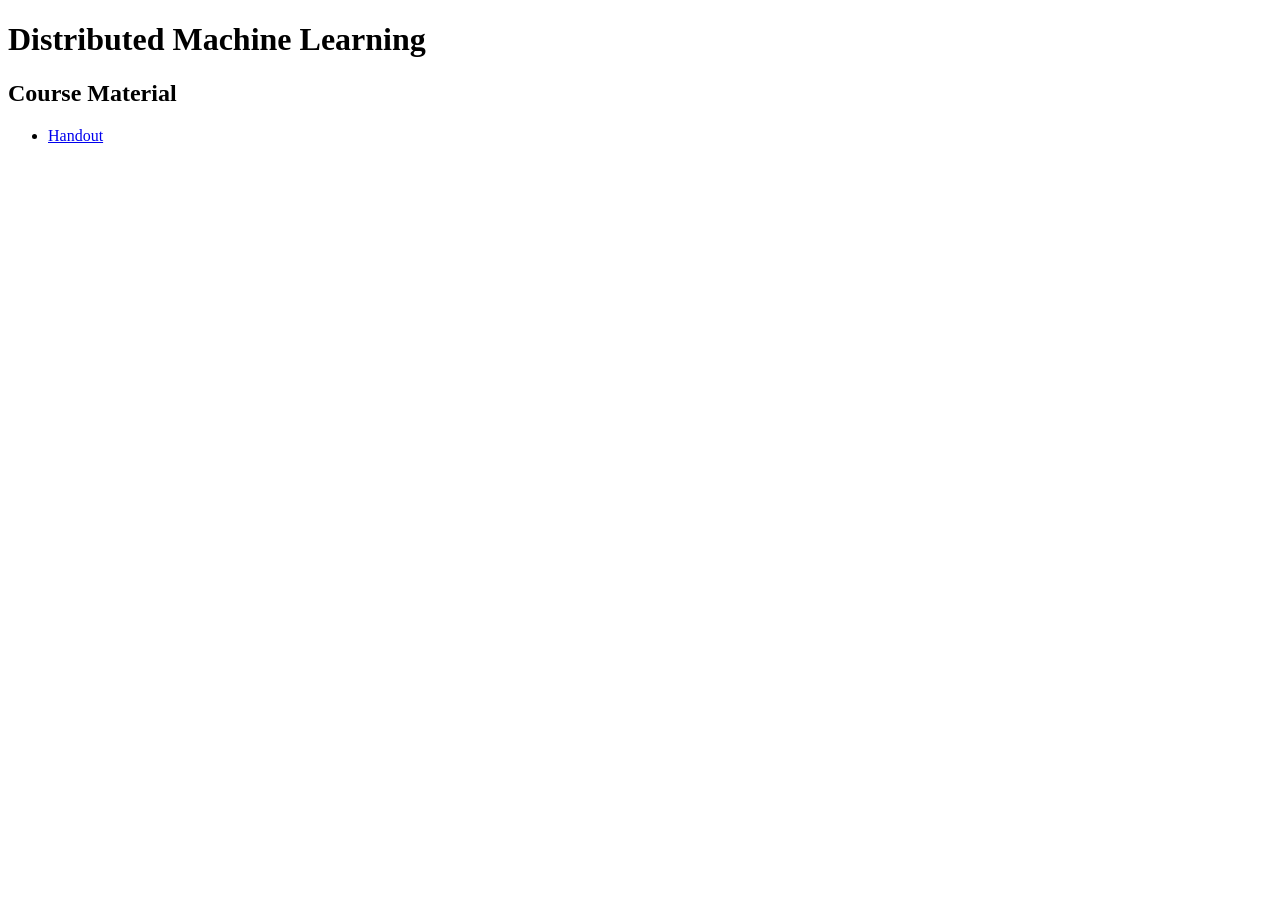
<file: Sem2/index.html>
<!DOCTYPE html>
<html>
<head>
<title>Distributed Machine Learning</title>
</head>

<body>

<h1>Distributed Machine Learning</h1>

<h2>Course Material</h2>

<ul>

<li>
<a href="Handout%20-%20DML.pdf" target="_blank">
Handout
</a>
</li>

</ul>

</body>
</html>
</file>
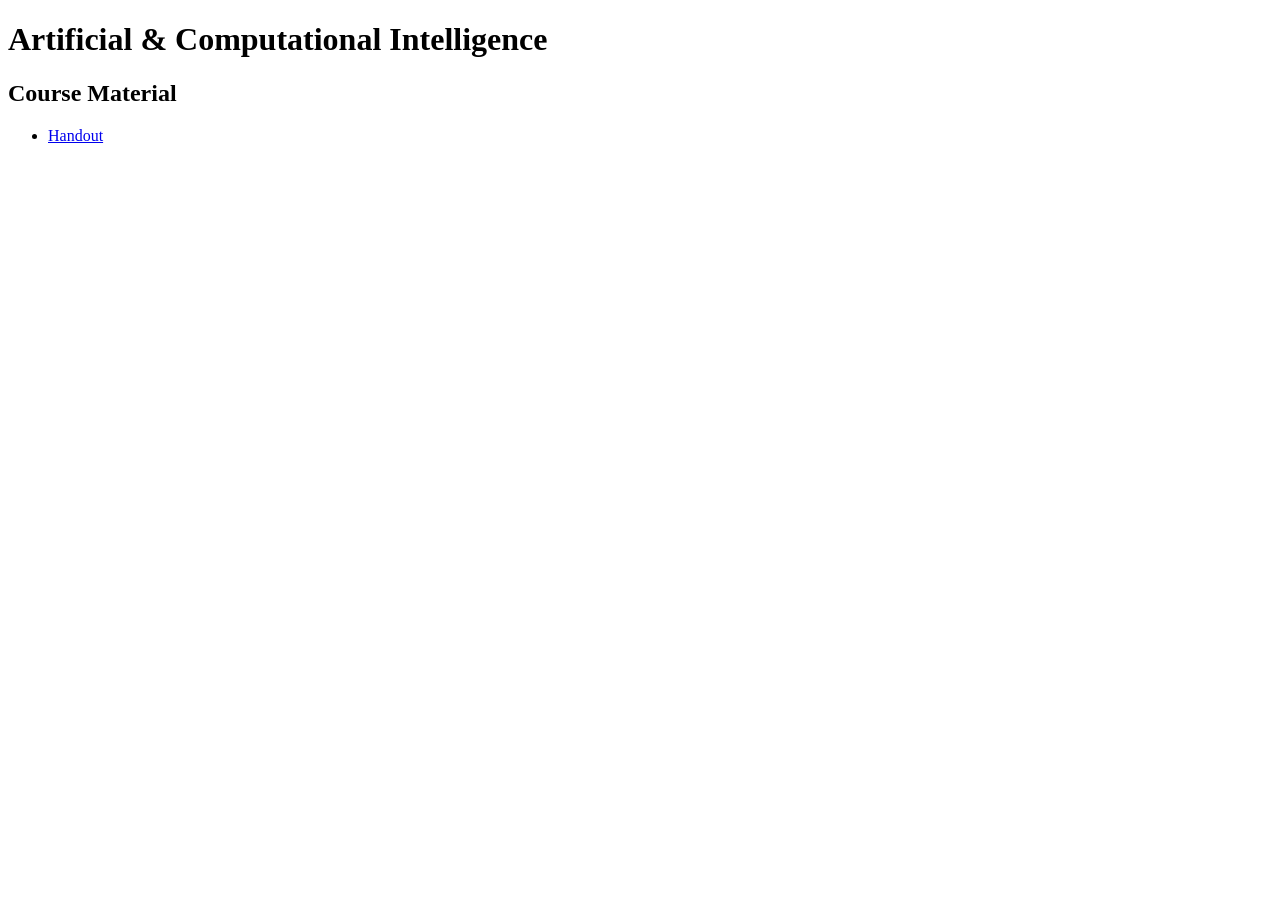
<file: Sem2/ACI/index.html>
<!DOCTYPE html>
<html>
<head>
<title>Artificial & Computational Intelligence</title>
</head>

<body>

<h1>Artificial & Computational Intelligence</h1>

<h2>Course Material</h2>

<ul>

<li>
<a href="Handout%20-%20ACI.pdf" target="_blank">
Handout
</a>
</li>

</ul>

</body>
</html>
</file>
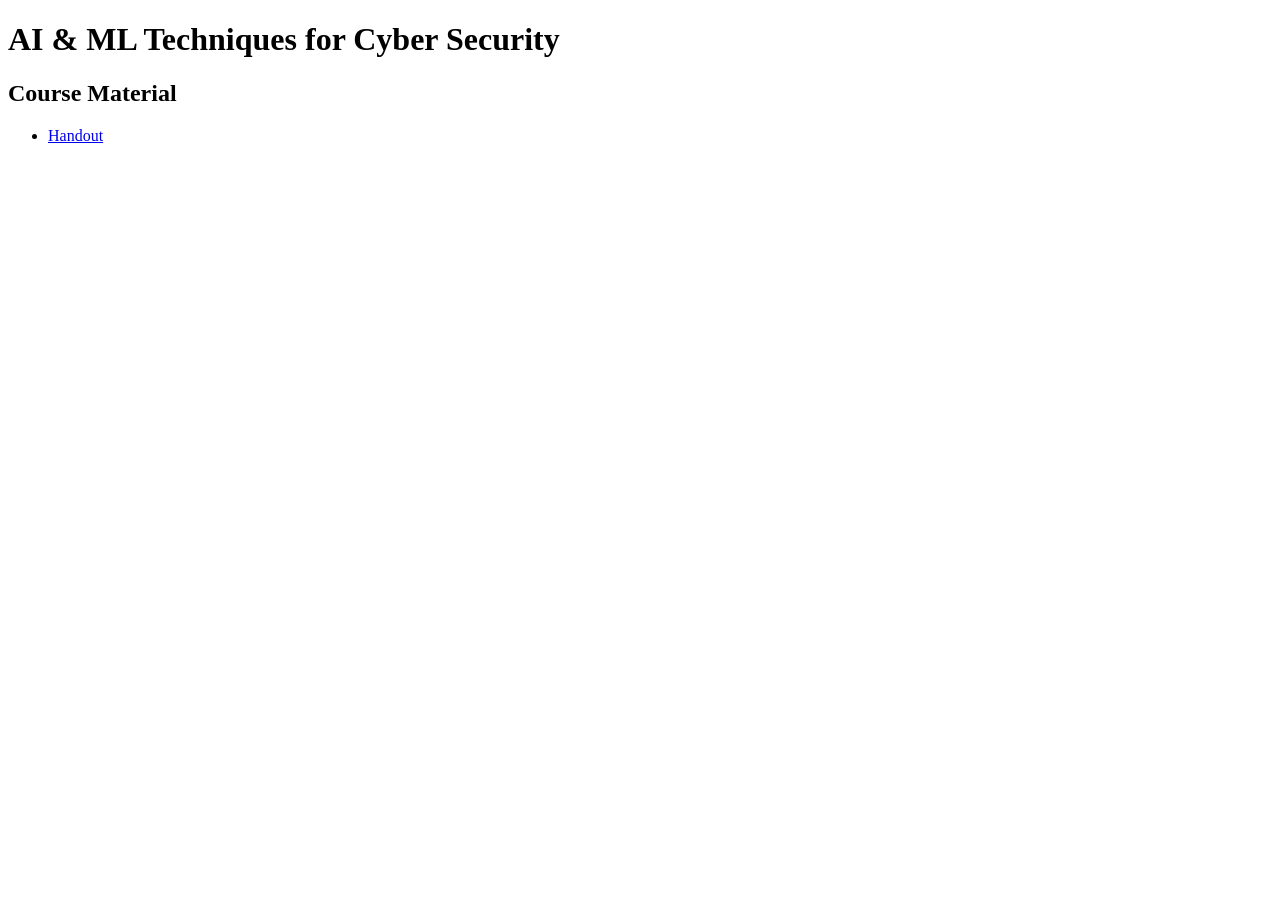
<file: Sem2/AI & ML Techniques for Cyber Security/index.html>
<!DOCTYPE html>
<html>
<head>
<title>AI & ML Techniques for Cyber Security</title>
</head>

<body>

<h1>AI & ML Techniques for Cyber Security</h1>

<h2>Course Material</h2>

<ul>

<li>
<a href="Handout%20-%20AI%20&%20ML%20Techniques%20for%20Cyber%20Security.pdf" target="_blank">
Handout
</a>
</li>

</ul>

</body>
</html>
</file>
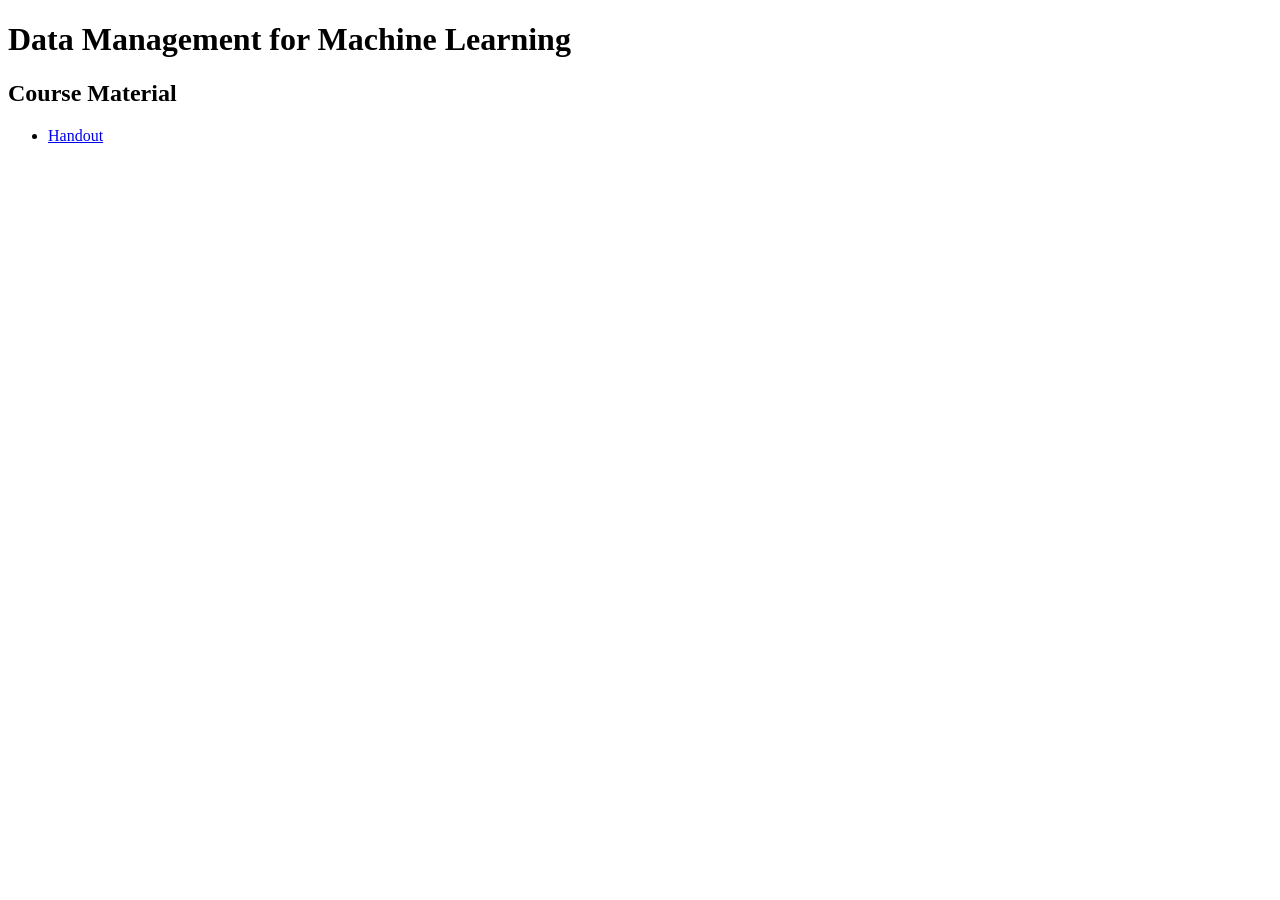
<file: Sem2/Data Management for ML/index.html>
<!DOCTYPE html>
<html>
<head>
<title>Data Management for Machine Learning</title>
</head>

<body>

<h1>Data Management for Machine Learning</h1>

<h2>Course Material</h2>

<ul>

<li>
<a href="Handout%20-%20Data%20Management%20for%20Machine%20Learning.pdf" target="_blank">
Handout
</a>
</li>

</ul>

</body>
</html>
</file>
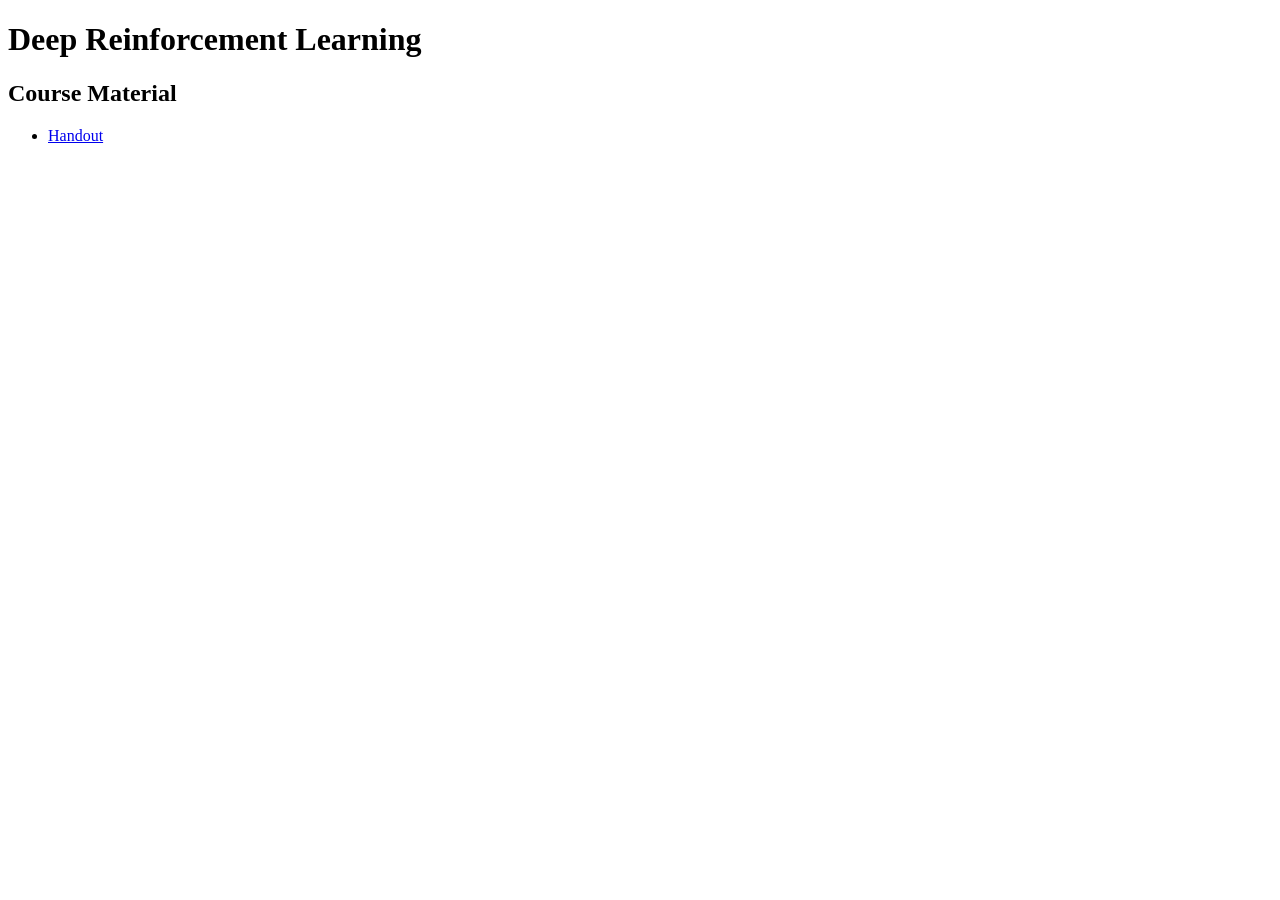
<file: Sem2/DRL/index.html>
<!DOCTYPE html>
<html>
<head>
<title>Deep Reinforcement Learning</title>
</head>

<body>

<h1>Deep Reinforcement Learning</h1>

<h2>Course Material</h2>

<ul>

<li>
<a href="Handout%20-%20DRL.pdf" target="_blank">
Handout
</a>
</li>

</ul>

</body>
</html>
</file>
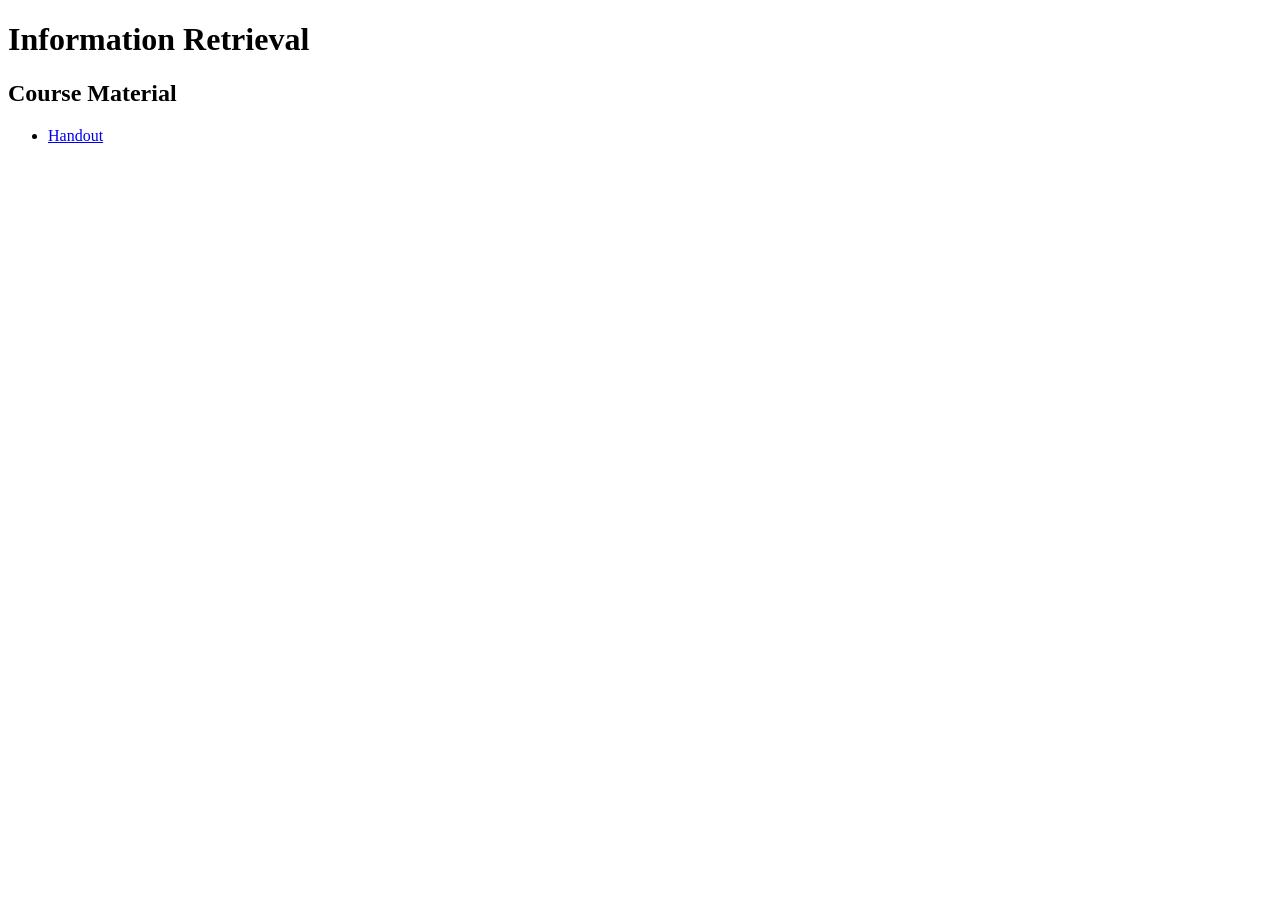
<file: Sem2/IR/index.html>
<!DOCTYPE html>
<html>
<head>
<title>Information Retrieval</title>
</head>

<body>

<h1>Information Retrieval</h1>

<h2>Course Material</h2>

<ul>

<li>
<a href="Handout%20-%20IR.pdf" target="_blank">
Handout
</a>
</li>

</ul>

</body>
</html>
</file>
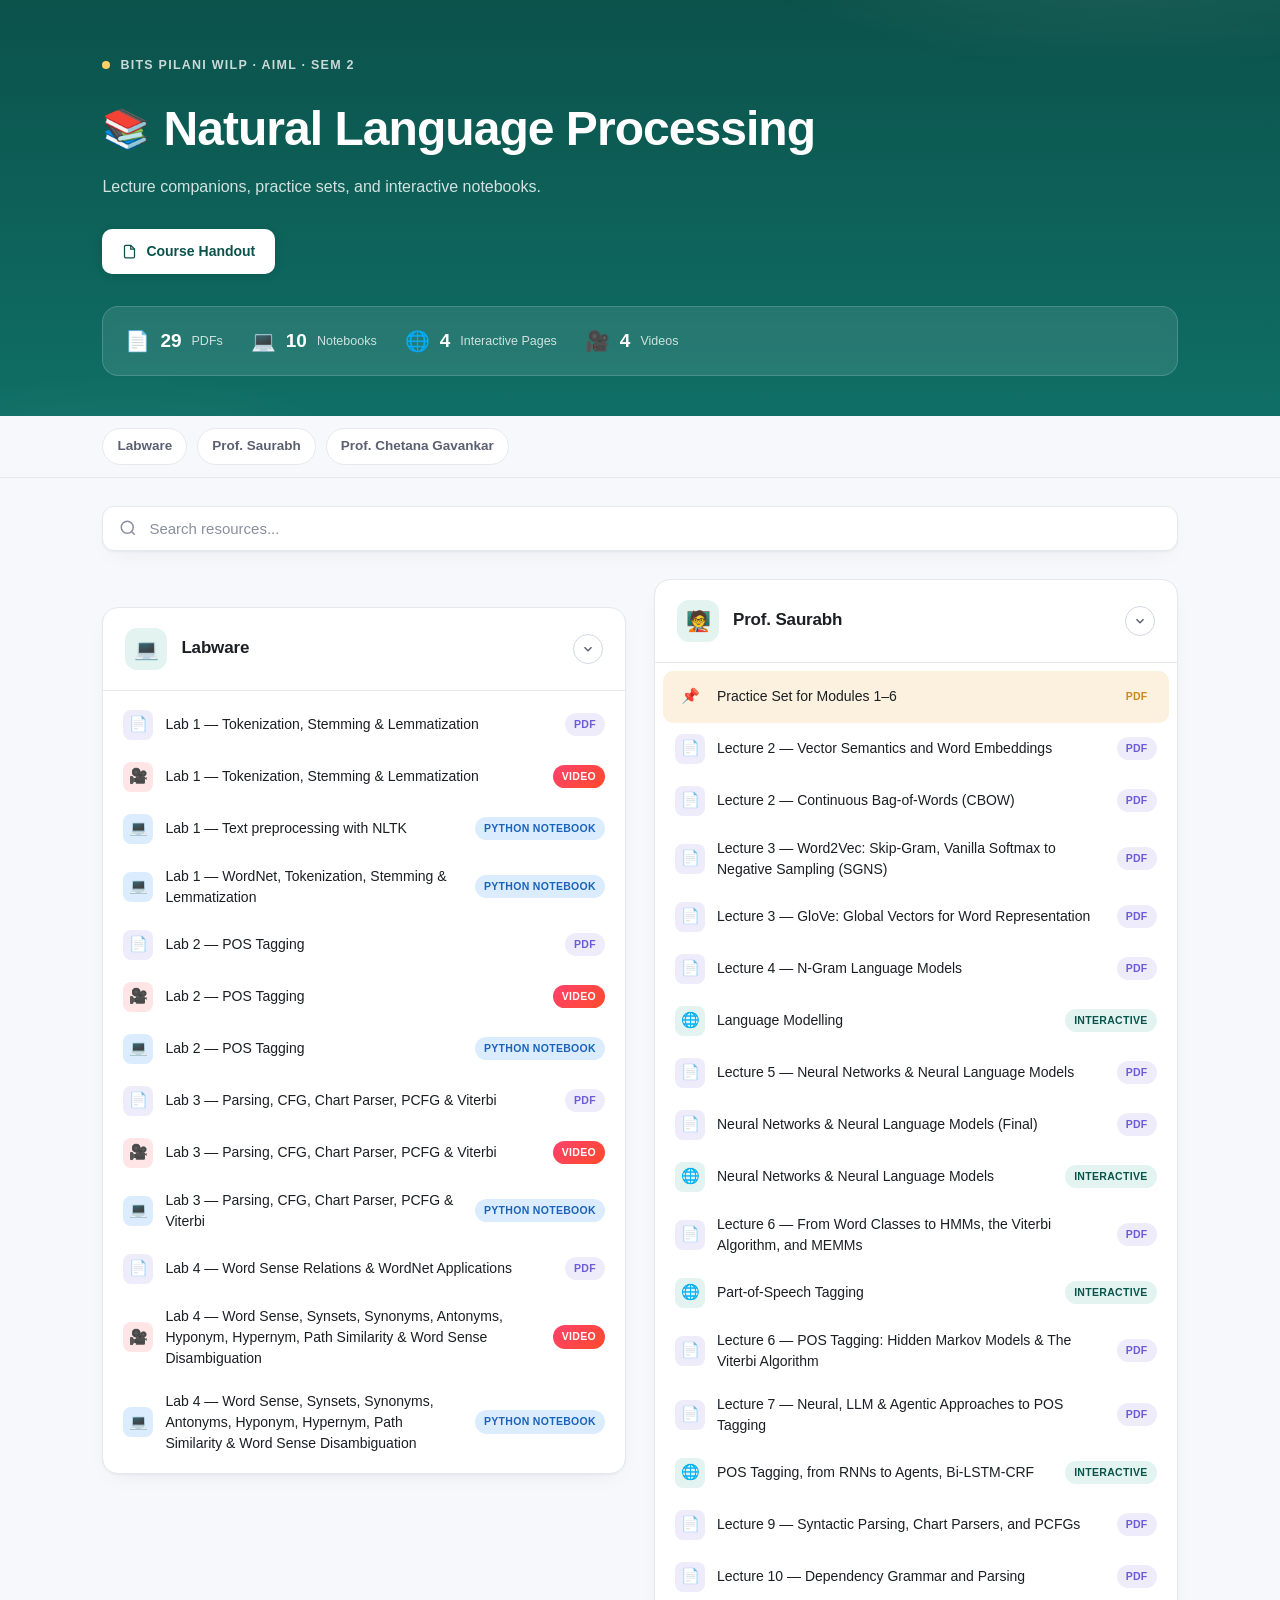
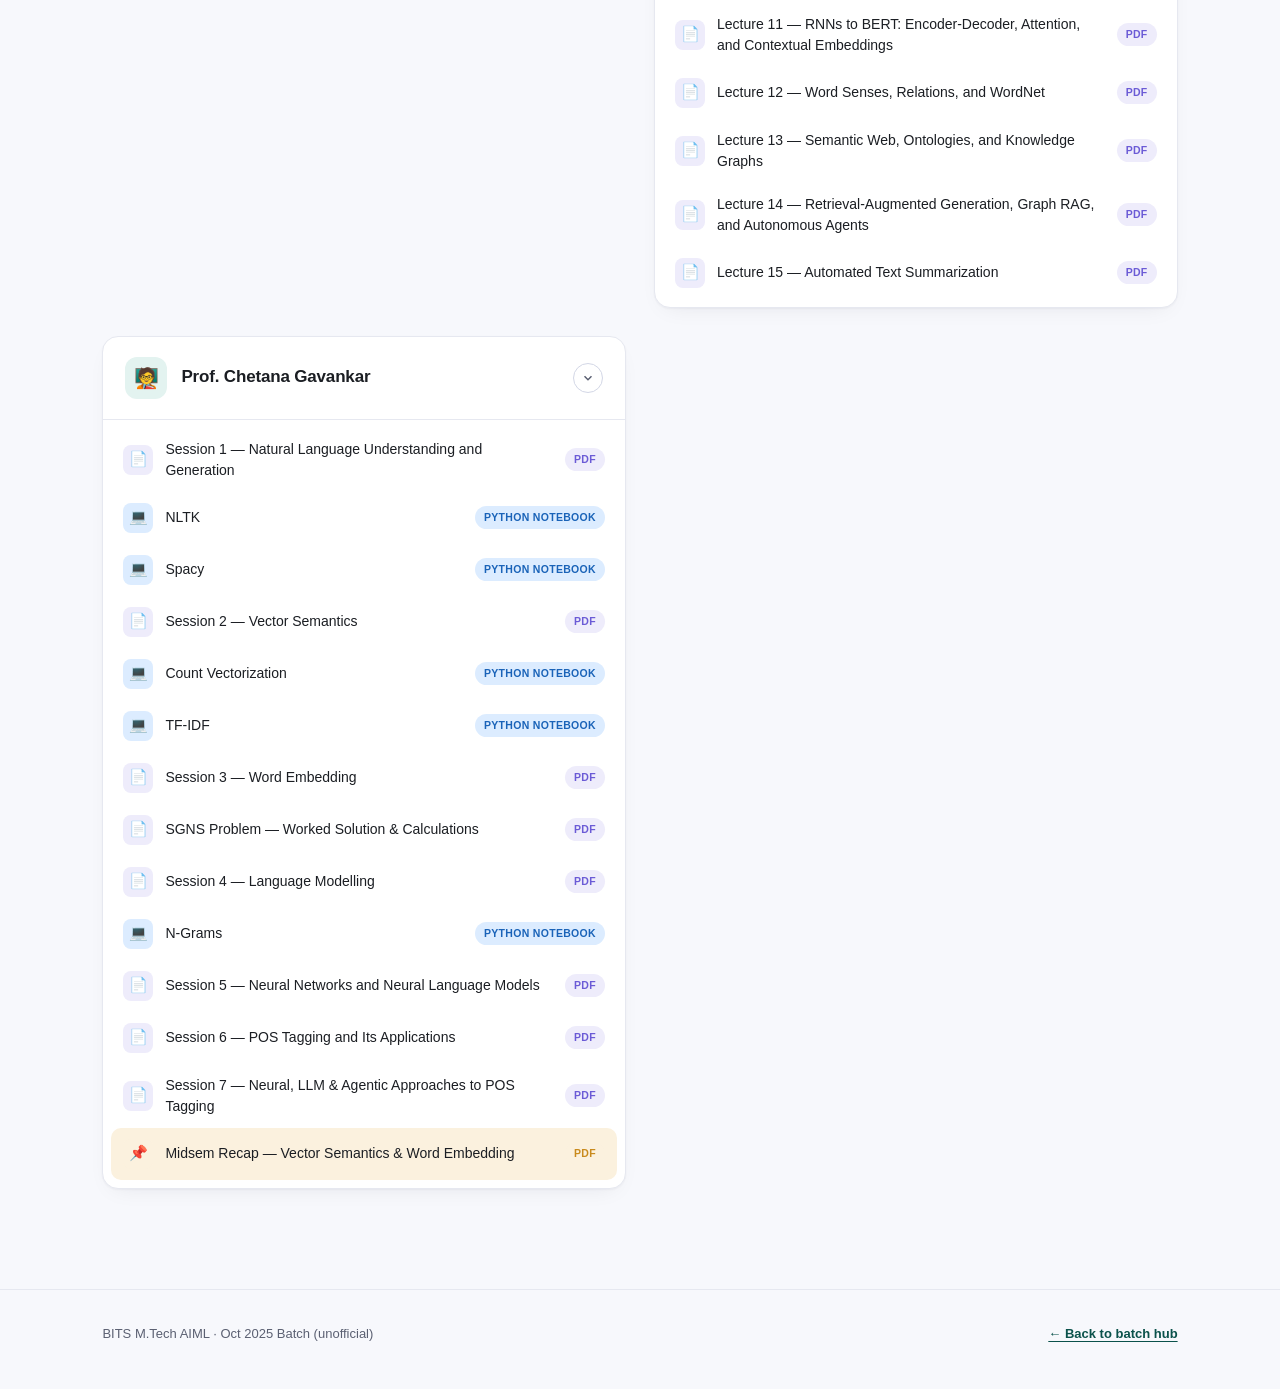
<file: Sem2/NLP/index.html>
<!DOCTYPE html>
<html lang="en">
<head>
<meta charset="UTF-8">
<meta name="viewport" content="width=device-width, initial-scale=1.0">
<title>Natural Language Processing</title>
<style>
  :root{
    --bg: #f7f8fc;
    --card: #ffffff;
    --ink: #1b1e23;
    --ink-soft: #5b6072;
    --ink-faint: #8a8fa0;
    --teal: #0f6f66;
    --teal-dark: #0b524b;
    --teal-soft: #e3f3f0;
    --emerald: #1f9d6b;
    --purple: #6b5bd6;
    --purple-soft: #eeecfb;
    --amber: #c98a1c;
    --amber-soft: #fbf1de;
    --rule: #e6e8f0;
    --rule-strong: #d3d7e6;
    --shadow: 0 1px 2px rgba(20,24,40,0.04), 0 8px 24px -12px rgba(20,24,40,0.10);
    --shadow-hover: 0 2px 4px rgba(20,24,40,0.06), 0 14px 34px -14px rgba(20,24,40,0.18);
  }

  *{box-sizing: border-box;}
  html{scroll-behavior: smooth;}

  body{
    margin:0;
    background: var(--bg);
    color: var(--ink);
    font-family: -apple-system, BlinkMacSystemFont, 'Segoe UI', Inter, Roboto, Helvetica, Arial, sans-serif;
    line-height:1.5;
  }

  ::selection{ background: var(--teal-soft); color: var(--ink); }
  a{ color: inherit; }

  .skip-link{
    position:absolute; left:-999px; top:auto;
    background:var(--ink); color:#fff; padding:8px 14px; z-index:100; border-radius:6px;
  }
  .skip-link:focus{ left:16px; top:16px; }

  /* ---------- Header ---------- */
  header.hero{
    position:relative;
    padding: 56px 8vw 40px;
    background: linear-gradient(180deg, var(--teal-dark) 0%, var(--teal) 100%);
    color: #fff;
    overflow:hidden;
  }
  header.hero::after{
    content:"";
    position:absolute; inset:0;
    background:
      radial-gradient(700px 260px at 88% -20%, rgba(255,255,255,0.10), transparent 60%),
      radial-gradient(500px 220px at 10% 120%, rgba(255,255,255,0.06), transparent 60%);
    pointer-events:none;
  }

  .eyebrow{
    position:relative;
    font-size: 12.5px;
    font-weight: 600;
    letter-spacing: .1em;
    text-transform: uppercase;
    color: rgba(255,255,255,0.78);
    display:flex;
    align-items:center;
    gap:10px;
    margin-bottom: 18px;
  }
  .eyebrow .dot{
    width:8px; height:8px; border-radius:50%;
    background: #ffd166;
    display:inline-block;
  }

  h1.title{
    position:relative;
    font-weight: 750;
    font-size: clamp(32px, 4.6vw, 48px);
    letter-spacing: -0.02em;
    margin: 0 0 10px;
    display:flex;
    align-items:center;
    gap:14px;
  }
  h1.title .book-icon{ font-size: 0.8em; }

  .dek{
    position:relative;
    max-width: 62ch;
    font-size: 16px;
    color: rgba(255,255,255,0.82);
    margin: 0 0 30px;
  }

  .handout-row{
    position:relative;
    display:flex;
    align-items:center;
    gap: 16px;
    flex-wrap: wrap;
  }

  .btn-handout{
    display:inline-flex;
    align-items:center;
    gap:9px;
    background: #fff;
    color: var(--teal-dark);
    text-decoration:none;
    padding: 12px 20px;
    font-size: 14px;
    font-weight: 700;
    border-radius: 10px;
    transition: transform .16s ease, box-shadow .16s ease;
    box-shadow: 0 2px 10px rgba(0,0,0,0.12);
  }
  .btn-handout:hover{ transform: translateY(-1px); box-shadow: 0 6px 18px rgba(0,0,0,0.18); }
  .btn-handout svg{ width:15px; height:15px; }

  /* ---------- Stat card (Resource counts) ---------- */
  .stat-card{
    position:relative;
    margin-top: 32px;
    background: rgba(255,255,255,0.10);
    border: 1px solid rgba(255,255,255,0.16);
    backdrop-filter: blur(6px);
    border-radius: 16px;
    padding: 20px 22px;
    display:flex;
    flex-wrap:wrap;
    gap: 28px;
    align-items:center;
  }
  .stat-item{
    display:flex;
    align-items:center;
    gap: 10px;
    color:#fff;
  }
  .stat-item .icon{ font-size: 20px; line-height:1; }
  .stat-item .num{ font-size: 19px; font-weight: 800; }
  .stat-item .label{ font-size: 12.5px; color: rgba(255,255,255,0.78); font-weight:500; }

  /* ---------- Nav ---------- */
  nav.jump{
    position: sticky;
    top:0;
    z-index: 30;
    background: rgba(247,248,252,0.92);
    backdrop-filter: blur(8px);
    border-bottom: 1px solid var(--rule);
    padding: 12px 8vw;
    display:flex;
    gap: 10px;
    flex-wrap: wrap;
  }
  nav.jump a{
    text-decoration:none;
    color: var(--ink-soft);
    font-size: 13.5px;
    font-weight: 600;
    padding: 7px 14px;
    border-radius: 999px;
    background: var(--card);
    border: 1px solid var(--rule);
    transition: all .15s ease;
  }
  nav.jump a:hover, nav.jump a:focus-visible{
    color: var(--teal-dark);
    border-color: var(--teal);
    background: var(--teal-soft);
  }

  /* ---------- Search ---------- */
  .search-wrap{
    padding: 28px 8vw 0;
    max-width: 1400px;
    margin: 0 auto;
  }
  .search-box{
    display:flex;
    align-items:center;
    gap:10px;
    background: var(--card);
    border: 1px solid var(--rule);
    border-radius: 12px;
    padding: 12px 16px;
    box-shadow: var(--shadow);
  }
  .search-box svg{ width:18px; height:18px; color: var(--ink-faint); flex-shrink:0; }
  .search-box input{
    border:none; outline:none; flex:1;
    font-size: 15px; font-family: inherit; color: var(--ink);
    background: transparent;
  }
  .search-box input::placeholder{ color: var(--ink-faint); }
  .search-clear{
    display:none;
    border:none; background: var(--rule); color: var(--ink-soft);
    width:22px; height:22px; border-radius:50%; cursor:pointer;
    font-size: 13px; align-items:center; justify-content:center; line-height:1;
  }
  .search-box.has-value .search-clear{ display:flex; }
  #no-results{
    display:none;
    text-align:center;
    color: var(--ink-faint);
    font-size: 14px;
    padding: 18px 0 0;
  }

  /* ---------- Main layout ---------- */
  main{
    padding: 28px 8vw 100px;
    max-width: 1400px;
    margin: 0 auto;
  }

  .columns{
    display:grid;
    grid-template-columns: 1fr 1fr;
    gap: 28px;
    align-items:start;
  }
  @media (max-width: 980px){
    .columns{ grid-template-columns: 1fr; }
  }

  /* ---------- Professor card ---------- */
  section.prof{
    scroll-margin-top: 74px;
    background: var(--card);
    border: 1px solid var(--rule);
    border-radius: 16px;
    box-shadow: var(--shadow);
    overflow: hidden;
  }

  .prof-head{
    display:flex;
    align-items:center;
    gap: 14px;
    padding: 20px 22px;
    cursor: pointer;
    user-select:none;
    -webkit-tap-highlight-color: transparent;
  }
  .prof-head:hover{ background: #fafbfd; }

  .prof-avatar{
    width: 42px; height:42px;
    border-radius: 12px;
    display:flex; align-items:center; justify-content:center;
    font-size: 20px;
    background: var(--teal-soft);
    flex-shrink:0;
  }

.tag.video{
    background:linear-gradient(135deg,#ff416c,#ff4b2b);
    color:#fff;
}

  .res-icon.video{
    background:#ffe5e5;
    color:#ff3b30;
}
  .prof-head-text{ flex:1; min-width:0; }
  h2.prof-name{
    font-size: 17px;
    font-weight: 750;
    margin:0 0 2px;
    letter-spacing: -0.01em;
  }
  .prof-sub{
    font-size: 12.5px;
    color: var(--ink-soft);
    margin: 0;
  }
  .prof-sub b{ color: var(--ink); font-weight:700; }

  .chevron{
    flex-shrink:0;
    width: 30px; height:30px;
    border-radius: 50%;
    border: 1px solid var(--rule-strong);
    display:flex; align-items:center; justify-content:center;
    color: var(--ink-soft);
    transition: transform .22s ease, background .15s ease;
  }
  section.prof.collapsed .chevron{ transform: rotate(-90deg); }
  .prof-head:hover .chevron{ background: var(--teal-soft); color: var(--teal-dark); border-color: var(--teal); }

  .prof-body{
    border-top: 1px solid var(--rule);
    max-height: 4000px;
    overflow: hidden;
    transition: max-height .35s ease, border-color .2s ease;
  }
  section.prof.collapsed .prof-body{
    max-height: 0;
    border-top-color: transparent;
  }

  /* Resource list */
  ol.res-list{
    list-style:none;
    margin:0; padding: 8px;
  }
  ol.res-list li{
    border-radius: 10px;
  }
  ol.res-list li.pinned .res-link{
    background: var(--amber-soft);
  }
  ol.res-list li.hidden{ display:none; }

  .res-link{
    display:flex;
    align-items:center;
    gap: 12px;
    padding: 11px 12px;
    text-decoration:none;
    color: var(--ink);
    border-radius: 10px;
    transition: background .14s ease;
  }
  .res-link:hover, .res-link:focus-visible{
    background: var(--teal-soft);
  }
  .res-link:focus-visible{ outline: 2px solid var(--teal); outline-offset:-2px; }

  .res-icon{
    flex-shrink:0;
    width: 30px; height:30px;
    border-radius: 8px;
    display:flex; align-items:center; justify-content:center;
    font-size: 15px;
  }
  .res-icon.pdf{ background: var(--purple-soft); }
  .res-icon.notebook{ background: #dcecff; }
  .res-icon.interactive{ background: var(--teal-soft); }
  .res-icon.pinned-icon{ background: var(--amber-soft); }

  .res-text{
    flex:1;
    font-size: 14px;
    font-weight: 500;
    min-width: 0;
  }

  .tag{
    font-size: 10.5px;
    font-weight: 700;
    letter-spacing: .03em;
    text-transform: uppercase;
    padding: 4px 9px;
    border-radius: 999px;
    white-space:nowrap;
    flex-shrink:0;
  }
  .tag.pdf{ color: var(--purple); background: var(--purple-soft); }
  .tag.notebook{ color: #1a63b8; background: #dcecff; }
  .tag.interactive{ color: var(--teal-dark); background: var(--teal-soft); }
  .tag.pinned-tag{ color: var(--amber); background: var(--amber-soft); }

  footer{
    padding: 34px 8vw 46px;
    border-top: 1px solid var(--rule);
    display:flex;
    justify-content: space-between;
    align-items:center;
    flex-wrap:wrap;
    gap: 14px;
    font-size: 13px;
    color: var(--ink-soft);
  }
  footer a{ text-decoration: underline; text-underline-offset: 3px; color: var(--teal-dark); font-weight:600; }

  @media (prefers-reduced-motion: reduce){
    *{ transition: none !important; scroll-behavior: auto !important; }
  }

  @media (max-width: 600px){
    header.hero{ padding: 44px 6vw 32px; }
    nav.jump{ padding: 10px 6vw; }
    main{ padding: 24px 6vw 70px; }
    .search-wrap{ padding: 24px 6vw 0; }
    .stat-card{ gap: 16px 22px; }
  }
</style>
</head>
<body>

<a class="skip-link" href="#main">Skip to resources</a>

<header class="hero">
  <div class="eyebrow"><span class="dot"></span> BITS Pilani WILP &middot; AIML &middot; Sem 2</div>
  <h1 class="title"><span class="book-icon">📚</span> Natural Language Processing</h1>
  <p class="dek">Lecture companions, practice sets, and interactive notebooks.</p>

  <div class="handout-row">
    <a class="btn-handout" href="Handout%20-%20NLP.pdf" target="_blank" rel="noopener">
      <svg viewBox="0 0 24 24" fill="none" stroke="currentColor" stroke-width="2"><path d="M14 2H6a2 2 0 0 0-2 2v16a2 2 0 0 0 2 2h12a2 2 0 0 0 2-2V8z"/><path d="M14 2v6h6"/></svg>
      Course Handout
    </a>
  </div>

  <div class="stat-card">

    <div class="stat-item">
        <span class="icon">📄</span>
        <span class="num" id="pdfCount">0</span>
        <span class="label">PDFs</span>
    </div>

    <div class="stat-item">
        <span class="icon">💻</span>
        <span class="num" id="notebookCount">0</span>
        <span class="label">Notebooks</span>
    </div>

    <div class="stat-item">
        <span class="icon">🌐</span>
        <span class="num" id="interactiveCount">0</span>
        <span class="label">Interactive Pages</span>
    </div>

    <div class="stat-item">
        <span class="icon">🎥</span>
        <span class="num" id="videoCount">0</span>
        <span class="label">Videos</span>
    </div>

</div>
</header>

<nav class="jump" aria-label="Jump to section">
  <a href="#labware">Labware</a>
  <a href="#saurabh">Prof. Saurabh</a>
  <a href="#chetana">Prof. Chetana Gavankar</a>
</nav>

<div class="search-wrap">
  <div class="search-box" id="searchBox">
    <svg viewBox="0 0 24 24" fill="none" stroke="currentColor" stroke-width="2"><circle cx="11" cy="11" r="8"/><line x1="21" y1="21" x2="16.65" y2="16.65"/></svg>
    <input type="text" id="searchInput" placeholder="Search resources..." aria-label="Search resources">
    <button class="search-clear" id="searchClear" aria-label="Clear search">&times;</button>
  </div>
  <p id="no-results">No resources match your search.</p>
</div>

<main id="main">
  <div class="columns">

<section class="prof" id="labware" style="margin-top: 28px;">
  <div class="prof-head" data-toggle>
    <div class="prof-avatar">💻</div>
    <div class="prof-head-text">
      <h2 class="prof-name">Labware</h2>
      
    </div>
    <div class="chevron" aria-hidden="true">
      <svg width="14" height="14" viewBox="0 0 24 24" fill="none" stroke="currentColor" stroke-width="2.5"><polyline points="6 9 12 15 18 9"/></svg>
    </div>
  </div>

  <div class="prof-body">
    <ol class="res-list">
      <!-- Add Labware resources here, same pattern as other cards -->
      
      <li data-search="lab1 tokenization stemming lemmatization pdf">
  <a class="res-link" href="Labware/Lab1_Tokenization_Stemming_Lemmatization.pdf" target="_blank" rel="noopener">
    <span class="res-icon pdf">📄</span>
    <span class="res-text">Lab 1 &mdash; Tokenization, Stemming &amp; Lemmatization</span>
    <span class="tag pdf">PDF</span>
  </a>
</li>

<li data-search="lab1 tokenization stemming lemmatization video mp4">
  <a class="res-link" href="Labware/Lab1_Tokenization_Stemming_Lemmatization.mp4" target="_blank" rel="noopener">
    <span class="res-icon video">🎥</span>
    <span class="res-text">Lab 1 &mdash; Tokenization, Stemming &amp; Lemmatization</span>
    <span class="tag video">Video</span>
  </a>
</li>

<li data-search="interactive nltk lab text preprocessing notebook colab">
  <a class="res-link" href="https://colab.research.google.com/github/AwesomeAkashSingh/Random/blob/main/Sem2/NLP/Labware/Lab1_NLTK_Text_Preprocessing.ipynb" target="_blank" rel="noopener">
    <span class="res-icon notebook">💻</span>
    <span class="res-text">Lab 1 &mdash; Text preprocessing with NLTK</span>
    <span class="tag notebook">Python Notebook</span>
  </a>
</li>

<li data-search="lab1 wordnet tokenization stemming lemmatization notebook colab">
  <a class="res-link" href="https://colab.research.google.com/github/AwesomeAkashSingh/Random/blob/main/Sem2/NLP/Labware/Lab1_WordNet_Tokenization_Stemming_Lemmatization.ipynb" target="_blank" rel="noopener">
    <span class="res-icon notebook">💻</span>
    <span class="res-text">Lab 1 &mdash; WordNet, Tokenization, Stemming &amp; Lemmatization</span>
    <span class="tag notebook">Python Notebook</span>
  </a>
</li>


<li data-search="lab2 pos tagging pdf">
  <a class="res-link" href="Labware/Lab2_POS_Tagging.pdf" target="_blank" rel="noopener">
    <span class="res-icon pdf">📄</span>
    <span class="res-text">Lab 2 &mdash; POS Tagging</span>
    <span class="tag pdf">PDF</span>
  </a>
</li>

<li data-search="lab2 pos tagging video mp4">
  <a class="res-link" href="Labware/Lab2_POS_Tagging.mp4" target="_blank" rel="noopener">
    <span class="res-icon video">🎥</span>
    <span class="res-text">Lab 2 &mdash; POS Tagging</span>
    <span class="tag video">Video</span>
  </a>
</li>

<li data-search="lab2 pos tagging notebook colab">
  <a class="res-link" href="https://colab.research.google.com/github/AwesomeAkashSingh/Random/blob/main/Sem2/NLP/Labware/Lab2_POS_Tagging.ipynb" target="_blank" rel="noopener">
    <span class="res-icon notebook">💻</span>
    <span class="res-text">Lab 2 &mdash; POS Tagging</span>
    <span class="tag notebook">Python Notebook</span>
  </a>
</li>


<li data-search="lab3 parsing cfg chart pcfg viterbi pdf">
  <a class="res-link" href="Labware/Lab3_Parsing_CFG_Chart_PCFG_Viterbi.pdf" target="_blank" rel="noopener">
    <span class="res-icon pdf">📄</span>
    <span class="res-text">Lab 3 &mdash; Parsing, CFG, Chart Parser, PCFG &amp; Viterbi</span>
    <span class="tag pdf">PDF</span>
  </a>
</li>

<li data-search="lab3 parsing cfg chart pcfg viterbi video mp4">
  <a class="res-link" href="Labware/Lab3_Parsing_CFG_Chart_PCFG_Viterbi.mp4" target="_blank" rel="noopener">
    <span class="res-icon video">🎥</span>
    <span class="res-text">Lab 3 &mdash; Parsing, CFG, Chart Parser, PCFG &amp; Viterbi</span>
    <span class="tag video">Video</span>
  </a>
</li>

<li data-search="lab3 parsing cfg chart pcfg viterbi notebook colab">
  <a class="res-link" href="https://colab.research.google.com/github/AwesomeAkashSingh/Random/blob/main/Sem2/NLP/Labware/Lab3_Parsing_CFG_Chart_PCFG_Viterbi.ipynb" target="_blank" rel="noopener">
    <span class="res-icon notebook">💻</span>
    <span class="res-text">Lab 3 &mdash; Parsing, CFG, Chart Parser, PCFG &amp; Viterbi</span>
    <span class="tag notebook">Python Notebook</span>
  </a>
</li>


<li data-search="lab4 word sense relations wordnet applications pdf">
  <a class="res-link" href="Labware/Lab4_Word_Sense_Relations_WordNet_Applications.pdf" target="_blank" rel="noopener">
    <span class="res-icon pdf">📄</span>
    <span class="res-text">Lab 4 &mdash; Word Sense Relations &amp; WordNet Applications</span>
    <span class="tag pdf">PDF</span>
  </a>
</li>

<li data-search="lab4 word sense synsets synonyms antonyms hyponym hypernym path similarity word sense disambiguation video mp4">
  <a class="res-link" href="Labware/Lab4_Wordsense_Synsets_Synonyms_Antonyms_Hyponym_Hypernym_Path Similarity_Wordsense_Disambiguation.mp4" target="_blank" rel="noopener">
    <span class="res-icon video">🎥</span>
    <span class="res-text">Lab 4 &mdash; Word Sense, Synsets, Synonyms, Antonyms, Hyponym, Hypernym, Path Similarity &amp; Word Sense Disambiguation</span>
    <span class="tag video">Video</span>
  </a>
</li>

<li data-search="lab4 word sense synsets synonyms antonyms hyponym hypernym path similarity word sense disambiguation notebook colab">
  <a class="res-link" href="https://colab.research.google.com/github/AwesomeAkashSingh/Random/blob/main/Sem2/NLP/Labware/Lab4_Wordsense_Synsets_Synonyms_Antonyms_Hyponym_Hypernym_Path%20Similarity_Wordsense_Disambiguation.ipynb" target="_blank" rel="noopener">
    <span class="res-icon notebook">💻</span>
    <span class="res-text">Lab 4 &mdash; Word Sense, Synsets, Synonyms, Antonyms, Hyponym, Hypernym, Path Similarity &amp; Word Sense Disambiguation</span>
    <span class="tag notebook">Python Notebook</span>
  </a>
</li>
      
    </ol>
  </div>
</section>

    <section class="prof" id="saurabh">
      <div class="prof-head" data-toggle>
        <div class="prof-avatar">🧑‍🏫</div>
        <div class="prof-head-text">
          <h2 class="prof-name">Prof. Saurabh</h2>
          <!-- <p class="prof-sub"><b>15</b> Lectures &middot; <b>4</b> Interactive Labs &middot; <b>2</b> Practice Sets</p> -->
        </div>
        <div class="chevron" aria-hidden="true">
          <svg width="14" height="14" viewBox="0 0 24 24" fill="none" stroke="currentColor" stroke-width="2.5"><polyline points="6 9 12 15 18 9"/></svg>
        </div>
      </div>

      <div class="prof-body">
        <ol class="res-list">
          <li class="pinned" data-search="practice set for modules 1-6">
            <a class="res-link" href="Saurabh/NLP_Practice_Set.pdf" target="_blank" rel="noopener">
              <span class="res-icon pinned-icon">📌</span>
              <span class="res-text">Practice Set for Modules 1&ndash;6</span>
              <span class="tag pinned-tag">PDF</span>
            </a>
          </li>
          <li data-search="lecture 2 vector semantics and word embeddings pdf">
            <a class="res-link" href="Saurabh/NLP_lecture2_Companion.pdf" target="_blank" rel="noopener">
              <span class="res-icon pdf">📄</span>
              <span class="res-text">Lecture 2 &mdash; Vector Semantics and Word Embeddings</span>
              <span class="tag pdf">PDF</span>
            </a>
          </li>
          <li data-search="lecture 2 continuous bag-of-words cbow pdf">
            <a class="res-link" href="Saurabh/cbow_guide-v2.pdf" target="_blank" rel="noopener">
              <span class="res-icon pdf">📄</span>
              <span class="res-text">Lecture 2 &mdash; Continuous Bag-of-Words (CBOW)</span>
              <span class="tag pdf">PDF</span>
            </a>
          </li>
          <li data-search="lecture 3 word2vec skip-gram vanilla softmax negative sampling sgns pdf">
            <a class="res-link" href="Saurabh/NLP_Lecture3_Companion1.pdf" target="_blank" rel="noopener">
              <span class="res-icon pdf">📄</span>
              <span class="res-text">Lecture 3 &mdash; Word2Vec: Skip-Gram, Vanilla Softmax to Negative Sampling (SGNS)</span>
              <span class="tag pdf">PDF</span>
            </a>
          </li>
          <li data-search="lecture 3 glove global vectors for word representation pdf">
            <a class="res-link" href="Saurabh/NLP_Lecture3_Companion2.pdf" target="_blank" rel="noopener">
              <span class="res-icon pdf">📄</span>
              <span class="res-text">Lecture 3 &mdash; GloVe: Global Vectors for Word Representation</span>
              <span class="tag pdf">PDF</span>
            </a>
          </li>
          <li data-search="lecture 4 n-gram language models pdf">
            <a class="res-link" href="Saurabh/NLP_lecture4_Companion.pdf" target="_blank" rel="noopener">
              <span class="res-icon pdf">📄</span>
              <span class="res-text">Lecture 4 &mdash; N-Gram Language Models</span>
              <span class="tag pdf">PDF</span>
            </a>
          </li>
          <li data-search="interactive language modelling html">
            <a class="res-link" href="Saurabh/NLP_Lecture_4.html" target="_blank" rel="noopener">
              <span class="res-icon interactive">🌐</span>
              <span class="res-text">Language Modelling</span>
              <span class="tag interactive">Interactive</span>
            </a>
          </li>
          <li data-search="lecture 5 neural networks neural language models pdf">
            <a class="res-link" href="Saurabh/NLP_Lecture5_companion.pdf" target="_blank" rel="noopener">
              <span class="res-icon pdf">📄</span>
              <span class="res-text">Lecture 5 &mdash; Neural Networks &amp; Neural Language Models</span>
              <span class="tag pdf">PDF</span>
            </a>
          </li>
          <li data-search="neural networks neural language models final pdf">
            <a class="res-link" href="Saurabh/NLP_lecture5_Companion_Final.pdf" target="_blank" rel="noopener">
              <span class="res-icon pdf">📄</span>
              <span class="res-text">Neural Networks &amp; Neural Language Models (Final)</span>
              <span class="tag pdf">PDF</span>
            </a>
          </li>
          <li data-search="interactive neural networks neural language models html">
            <a class="res-link" href="Saurabh/NLP_lecture5.html" target="_blank" rel="noopener">
              <span class="res-icon interactive">🌐</span>
              <span class="res-text">Neural Networks &amp; Neural Language Models</span>
              <span class="tag interactive">Interactive</span>
            </a>
          </li>
          <li data-search="lecture 6 word classes hmms viterbi algorithm memms pdf pos tagging">
            <a class="res-link" href="Saurabh/POS-Tagging-Companion.pdf" target="_blank" rel="noopener">
              <span class="res-icon pdf">📄</span>
              <span class="res-text">Lecture 6 &mdash; From Word Classes to HMMs, the Viterbi Algorithm, and MEMMs</span>
              <span class="tag pdf">PDF</span>
            </a>
          </li>
          <li data-search="interactive part-of-speech tagging html pos">
            <a class="res-link" href="Saurabh/POS-Tagging-Interactive-Lecture.html" target="_blank" rel="noopener">
              <span class="res-icon interactive">🌐</span>
              <span class="res-text">Part-of-Speech Tagging</span>
              <span class="tag interactive">Interactive</span>
            </a>
          </li>
          <li data-search="lecture 6 pos tagging hidden markov models viterbi algorithm pdf">
            <a class="res-link" href="Saurabh/NLP_lecture6_Companion_Final.pdf" target="_blank" rel="noopener">
              <span class="res-icon pdf">📄</span>
              <span class="res-text">Lecture 6 &mdash; POS Tagging: Hidden Markov Models &amp; The Viterbi Algorithm</span>
              <span class="tag pdf">PDF</span>
            </a>
          </li>
          <li data-search="lecture 7 neural llm agentic approaches pos tagging pdf">
            <a class="res-link" href="Saurabh/NLP_Lecture7_Companion.pdf" target="_blank" rel="noopener">
              <span class="res-icon pdf">📄</span>
              <span class="res-text">Lecture 7 &mdash; Neural, LLM &amp; Agentic Approaches to POS Tagging</span>
              <span class="tag pdf">PDF</span>
            </a>
          </li>
          <li data-search="interactive pos tagging rnns agents bi-lstm-crf html">
            <a class="res-link" href="Saurabh/NLP_Lecture_7.html" target="_blank" rel="noopener">
              <span class="res-icon interactive">🌐</span>
              <span class="res-text">POS Tagging, from RNNs to Agents, Bi-LSTM-CRF</span>
              <span class="tag interactive">Interactive</span>
            </a>
          </li>
          <li data-search="lecture 9 syntactic parsing chart parsers pcfgs pdf">
            <a class="res-link" href="Saurabh/NLP_L9_Companion.pdf" target="_blank" rel="noopener">
              <span class="res-icon pdf">📄</span>
              <span class="res-text">Lecture 9 &mdash; Syntactic Parsing, Chart Parsers, and PCFGs</span>
              <span class="tag pdf">PDF</span>
            </a>
          </li>
          <li data-search="lecture 10 dependency grammar parsing pdf">
            <a class="res-link" href="Saurabh/NLP_L10_Companion.pdf" target="_blank" rel="noopener">
              <span class="res-icon pdf">📄</span>
              <span class="res-text">Lecture 10 &mdash; Dependency Grammar and Parsing</span>
              <span class="tag pdf">PDF</span>
            </a>
          </li>
          <li data-search="lecture 11 rnns to bert encoder-decoder attention contextual embeddings pdf attention demo transformer">
            <a class="res-link" href="Saurabh/NLP_L11_Companion.pdf" target="_blank" rel="noopener">
              <span class="res-icon pdf">📄</span>
              <span class="res-text">Lecture 11 &mdash; RNNs to BERT: Encoder-Decoder, Attention, and Contextual Embeddings</span>
              <span class="tag pdf">PDF</span>
            </a>
          </li>
          <li data-search="lecture 12 word senses relations wordnet pdf">
            <a class="res-link" href="Saurabh/NLP_L12_Companion.pdf" target="_blank" rel="noopener">
              <span class="res-icon pdf">📄</span>
              <span class="res-text">Lecture 12 &mdash; Word Senses, Relations, and WordNet</span>
              <span class="tag pdf">PDF</span>
            </a>
          </li>
          <li data-search="lecture 13 semantic web ontologies knowledge graphs pdf">
            <a class="res-link" href="Saurabh/NLP_L13_Companion.pdf" target="_blank" rel="noopener">
              <span class="res-icon pdf">📄</span>
              <span class="res-text">Lecture 13 &mdash; Semantic Web, Ontologies, and Knowledge Graphs</span>
              <span class="tag pdf">PDF</span>
            </a>
          </li>
          <li data-search="lecture 14 retrieval-augmented generation graph rag autonomous agents pdf">
            <a class="res-link" href="Saurabh/NLP_L14_Companion.pdf" target="_blank" rel="noopener">
              <span class="res-icon pdf">📄</span>
              <span class="res-text">Lecture 14 &mdash; Retrieval-Augmented Generation, Graph RAG, and Autonomous Agents</span>
              <span class="tag pdf">PDF</span>
            </a>
          </li>
          <li data-search="lecture 15 automated text summarization pdf">
            <a class="res-link" href="Saurabh/NLP_L15_Companion.pdf" target="_blank" rel="noopener">
              <span class="res-icon pdf">📄</span>
              <span class="res-text">Lecture 15 &mdash; Automated Text Summarization</span>
              <span class="tag pdf">PDF</span>
            </a>
          </li>
        </ol>
      </div>
    </section>

    <section class="prof" id="chetana">
      <div class="prof-head" data-toggle>
        <div class="prof-avatar">🧑‍🏫</div>
        <div class="prof-head-text">
          <h2 class="prof-name">Prof. Chetana Gavankar</h2>
          <!-- <p class="prof-sub"><b>7</b> Sessions &middot; <b>5</b> Interactive Notebooks &middot; <b>1</b> Midsem Recap</p> -->
        </div>
        <div class="chevron" aria-hidden="true">
          <svg width="14" height="14" viewBox="0 0 24 24" fill="none" stroke="currentColor" stroke-width="2.5"><polyline points="6 9 12 15 18 9"/></svg>
        </div>
      </div>

      <div class="prof-body">
        <ol class="res-list">
          <li data-search="session 1 natural language understanding and generation pdf">
            <a class="res-link" href="Chetana/NLP_Session_1_Natural_Language_Understanding_and_Generation.pdf" target="_blank" rel="noopener">
              <span class="res-icon pdf">📄</span>
              <span class="res-text">Session 1 &mdash; Natural Language Understanding and Generation</span>
              <span class="tag pdf">PDF</span>
            </a>
          </li>
          <li data-search="interactive nltk notebook colab">
            <a class="res-link" href="https://colab.research.google.com/github/AwesomeAkashSingh/Random/blob/main/Sem2/NLP/Chetana/NLTK.ipynb" target="_blank" rel="noopener">
              <span class="res-icon notebook">💻</span>
              <span class="res-text">NLTK</span>
              <span class="tag notebook">Python Notebook</span>
            </a>
          </li>
          <li data-search="interactive spacy notebook colab">
            <a class="res-link" href="https://colab.research.google.com/github/AwesomeAkashSingh/Random/blob/main/Sem2/NLP/Chetana/Spacy.ipynb" target="_blank" rel="noopener">
              <span class="res-icon notebook">💻</span>
              <span class="res-text">Spacy</span>
              <span class="tag notebook">Python Notebook</span>
            </a>
          </li>
          <li data-search="session 2 vector semantics pdf">
            <a class="res-link" href="Chetana/NLP_Session_2_Vector_Semantics.pdf" target="_blank" rel="noopener">
              <span class="res-icon pdf">📄</span>
              <span class="res-text">Session 2 &mdash; Vector Semantics</span>
              <span class="tag pdf">PDF</span>
            </a>
          </li>
          <li data-search="interactive count vectorization notebook colab">
            <a class="res-link" href="https://colab.research.google.com/github/AwesomeAkashSingh/Random/blob/main/Sem2/NLP/Chetana/Count_Vectorization.ipynb" target="_blank" rel="noopener">
              <span class="res-icon notebook">💻</span>
              <span class="res-text">Count Vectorization</span>
              <span class="tag notebook">Python Notebook</span>
            </a>
          </li>
          <li data-search="interactive tf-idf notebook colab">
            <a class="res-link" href="https://colab.research.google.com/github/AwesomeAkashSingh/Random/blob/main/Sem2/NLP/Chetana/TF-IDF.ipynb" target="_blank" rel="noopener">
              <span class="res-icon notebook">💻</span>
              <span class="res-text">TF-IDF</span>
              <span class="tag notebook">Python Notebook</span>
            </a>
          </li>
          <li data-search="session 3 word embedding pdf">
            <a class="res-link" href="Chetana/NLP_Session_3-_Word_Embedding.pdf" target="_blank" rel="noopener">
              <span class="res-icon pdf">📄</span>
              <span class="res-text">Session 3 &mdash; Word Embedding</span>
              <span class="tag pdf">PDF</span>
            </a>
          </li>
          <li data-search="sgns problem worked solution calculations pdf">
            <a class="res-link" href="Chetana/WordEmbeddingSGNS_Contact_session_problem_Solution_calculations.pdf" target="_blank" rel="noopener">
              <span class="res-icon pdf">📄</span>
              <span class="res-text">SGNS Problem &mdash; Worked Solution &amp; Calculations</span>
              <span class="tag pdf">PDF</span>
            </a>
          </li>
          <li data-search="session 4 language modelling pdf">
            <a class="res-link" href="Chetana/NLP_Session_4-Language_modelling.pdf" target="_blank" rel="noopener">
              <span class="res-icon pdf">📄</span>
              <span class="res-text">Session 4 &mdash; Language Modelling</span>
              <span class="tag pdf">PDF</span>
            </a>
          </li>
          <li data-search="interactive n-grams notebook colab">
            <a class="res-link" href="https://colab.research.google.com/github/AwesomeAkashSingh/Random/blob/main/Sem2/NLP/Chetana/N-Grams.ipynb" target="_blank" rel="noopener">
              <span class="res-icon notebook">💻</span>
              <span class="res-text">N-Grams</span>
              <span class="tag notebook">Python Notebook</span>
            </a>
          </li>
          <li data-search="session 5 neural networks neural language models pdf">
            <a class="res-link" href="Chetana/NLP_Session_5_Neural_networks_and_Neural_language_Models.pdf" target="_blank" rel="noopener">
              <span class="res-icon pdf">📄</span>
              <span class="res-text">Session 5 &mdash; Neural Networks and Neural Language Models</span>
              <span class="tag pdf">PDF</span>
            </a>
          </li>
          <li data-search="session 6 pos tagging its applications pdf">
            <a class="res-link" href="Chetana/NLP_Session_6-_POS_Tagging_and_its_applications.pdf" target="_blank" rel="noopener">
              <span class="res-icon pdf">📄</span>
              <span class="res-text">Session 6 &mdash; POS Tagging and Its Applications</span>
              <span class="tag pdf">PDF</span>
            </a>
          </li>
          <li data-search="session 7 neural llm agentic approaches pos tagging pdf">
            <a class="res-link" href="Chetana/NLP_Session_7-Neural_LLM_Agentic_approaches_to_POS_tagging.pdf" target="_blank" rel="noopener">
              <span class="res-icon pdf">📄</span>
              <span class="res-text">Session 7 &mdash; Neural, LLM &amp; Agentic Approaches to POS Tagging</span>
              <span class="tag pdf">PDF</span>
            </a>
          </li>
          <li class="pinned" data-search="midsem recap vector semantics word embedding pdf pinned">
            <a class="res-link" href="Chetana/NLP_Midsem_recap_Vector_Semantics_and_word_embedding.pdf" target="_blank" rel="noopener">
              <span class="res-icon pinned-icon">📌</span>
              <span class="res-text">Midsem Recap &mdash; Vector Semantics &amp; Word Embedding</span>
              <span class="tag pinned-tag">PDF</span>
            </a>
          </li>
        </ol>
      </div>
    </section>

  </div>
</main>

<footer>
  <span>BITS M.Tech AIML &middot; Oct 2025 Batch (unofficial)</span>
  <a href="../../../Random/">&larr; Back to batch hub</a>
</footer>

<script>
  // Collapsible professor sections
  document.querySelectorAll('[data-toggle]').forEach(function(head){
    head.addEventListener('click', function(){
      head.closest('.prof').classList.toggle('collapsed');
    });
  });

  // Live search filter
  var input = document.getElementById('searchInput');
  var box = document.getElementById('searchBox');
  var clearBtn = document.getElementById('searchClear');
  var noResults = document.getElementById('no-results');
  var allItems = Array.prototype.slice.call(document.querySelectorAll('ol.res-list > li'));
  var allSections = Array.prototype.slice.call(document.querySelectorAll('section.prof'));

  function runFilter(){
    var q = input.value.trim().toLowerCase();
    box.classList.toggle('has-value', q.length > 0);

    if(!q){
      allItems.forEach(function(li){ li.classList.remove('hidden'); });
      allSections.forEach(function(sec){
        sec.style.display = '';
        sec.classList.remove('collapsed');
      });
      noResults.style.display = 'none';
      return;
    }

    var anyVisible = false;
    allSections.forEach(function(sec){
      var sectionHasMatch = false;
      sec.querySelectorAll('ol.res-list > li').forEach(function(li){
        var haystack = (li.getAttribute('data-search') || '') + ' ' + li.textContent.toLowerCase();
        var match = haystack.toLowerCase().indexOf(q) !== -1;
        li.classList.toggle('hidden', !match);
        if(match){ sectionHasMatch = true; anyVisible = true; }
      });
      sec.style.display = sectionHasMatch ? '' : 'none';
      if(sectionHasMatch){ sec.classList.remove('collapsed'); }
    });

    noResults.style.display = anyVisible ? 'none' : 'block';
  }

  input.addEventListener('input', runFilter);
  clearBtn.addEventListener('click', function(){
    input.value = '';
    runFilter();
    input.focus();
  });

  // Automatically count resources

document.getElementById("pdfCount").textContent =
    document.querySelectorAll(".tag.pdf").length;

document.getElementById("notebookCount").textContent =
    document.querySelectorAll(".tag.notebook").length;

document.getElementById("interactiveCount").textContent =
    document.querySelectorAll(".tag.interactive").length;

document.getElementById("videoCount").textContent =
    document.querySelectorAll(".tag.video").length;
  
</script>

</body>
</html>
</file>
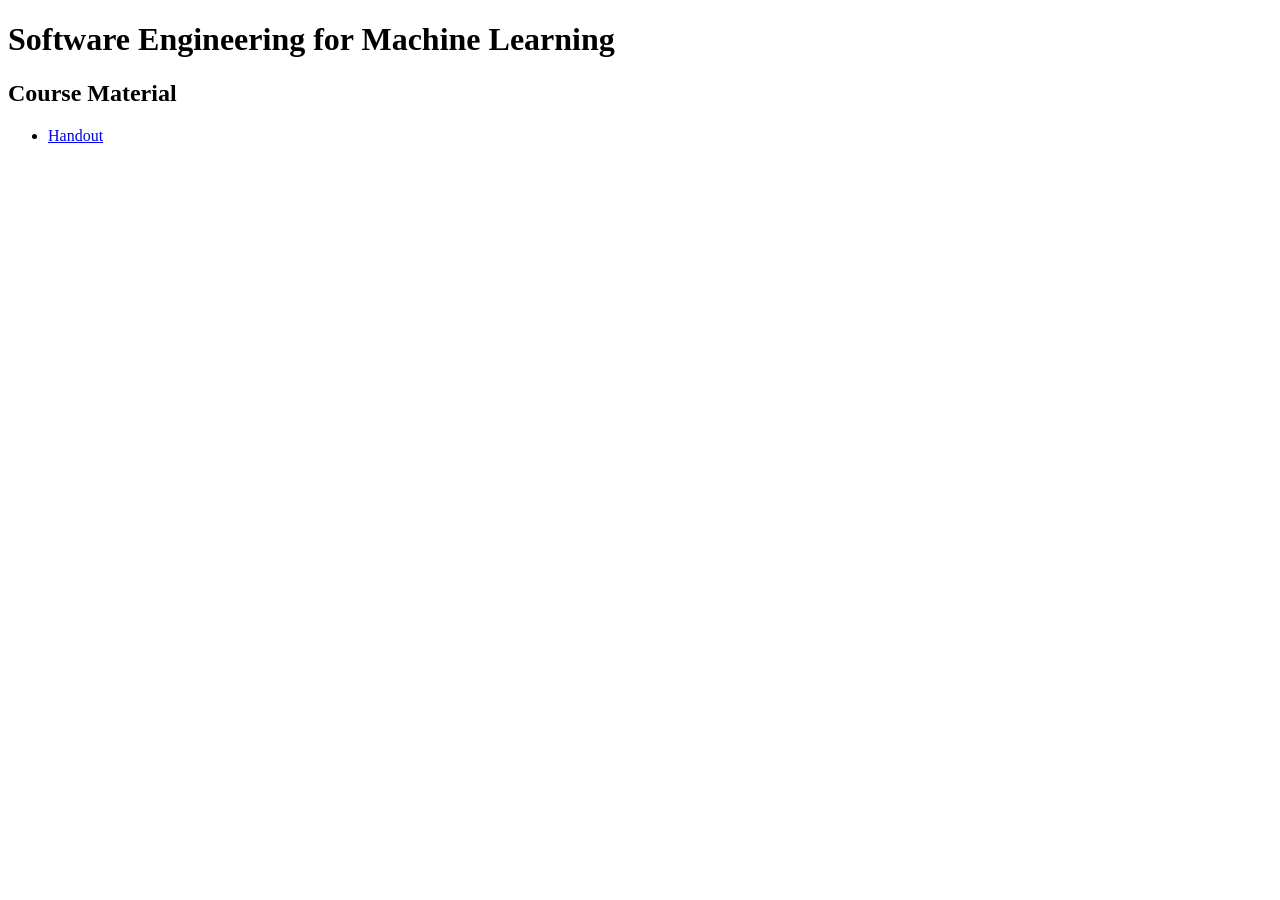
<file: Sem2/SEML/index.html>
<!DOCTYPE html>
<html>
<head>
<title>Software Engineering for Machine Learning</title>
</head>

<body>

<h1>Software Engineering for Machine Learning</h1>

<h2>Course Material</h2>

<ul>

<li>
<a href="Handout%20-%20SEML.pdf" target="_blank">
Handout
</a>
</li>

</ul>

</body>
</html>
</file>
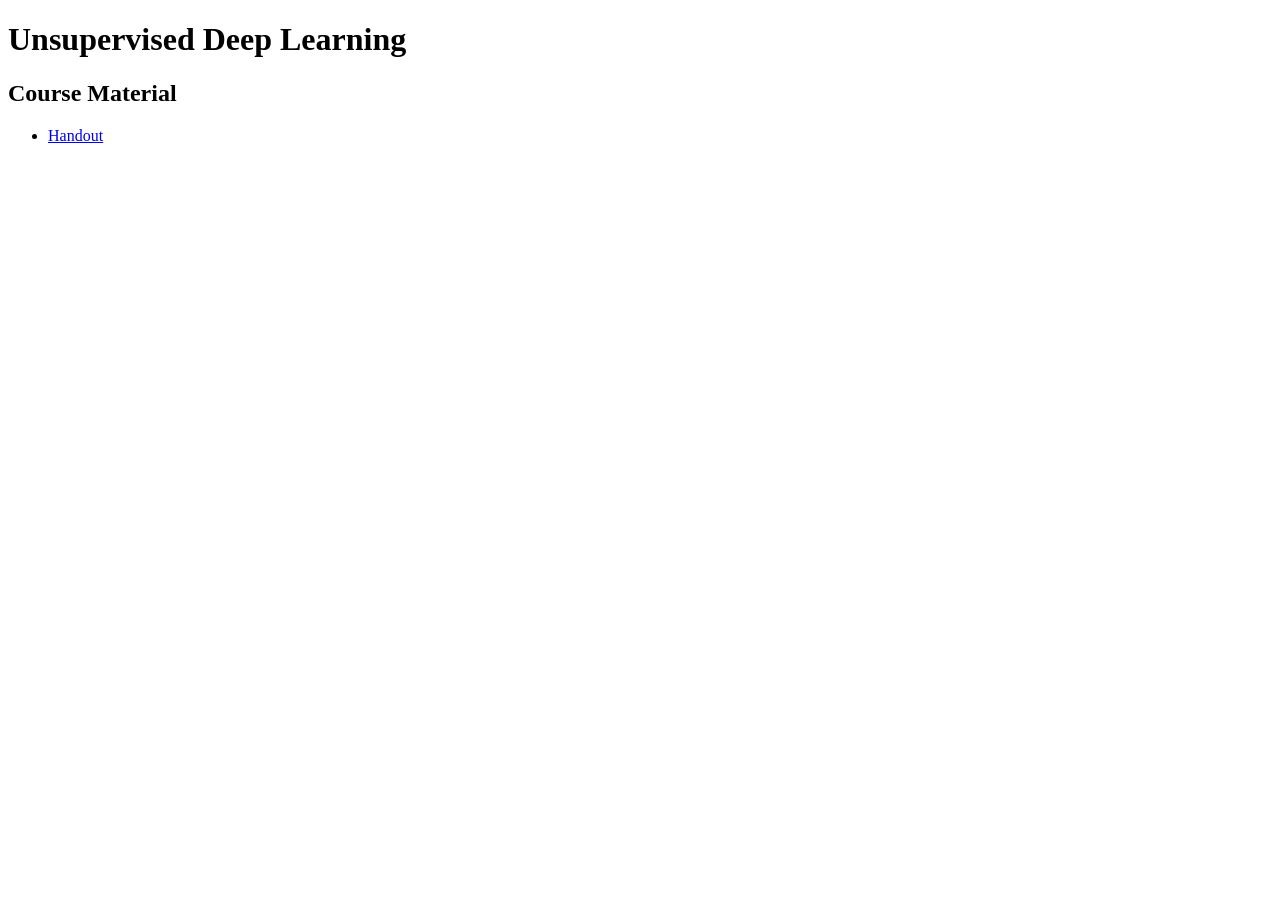
<file: Sem2/UDL/index.html>
<!DOCTYPE html>
<html>
<head>
<title>Unsupervised Deep Learning</title>
</head>

<body>

<h1>Unsupervised Deep Learning</h1>

<h2>Course Material</h2>

<ul>

<li>
<a href="Handout%20-%20UDL.pdf" target="_blank">
Handout
</a>
</li>

</ul>

</body>
</html>
</file>
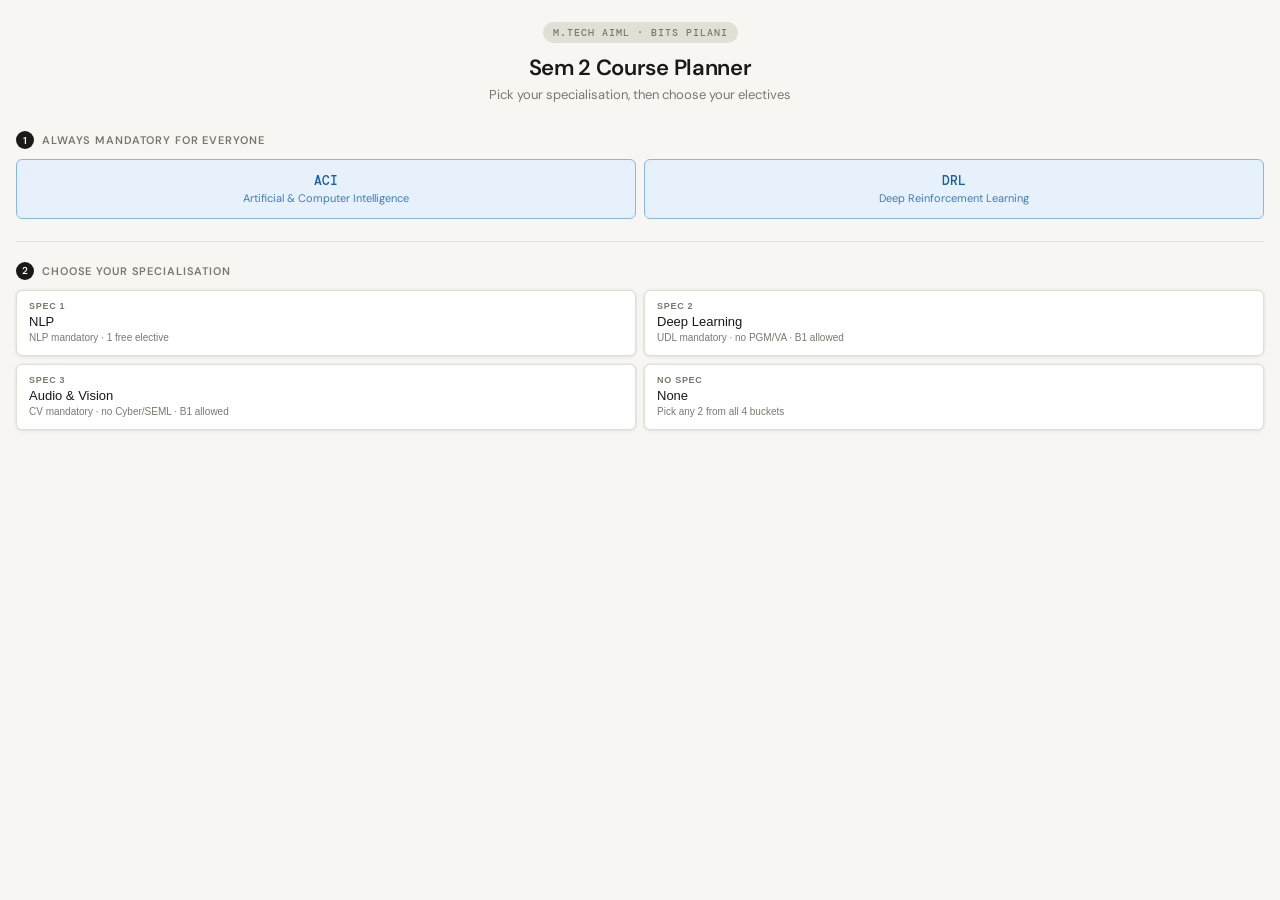
<file: sem2_course_selector_AIML_electives_old.html>
<!DOCTYPE html>
<html lang="en">
<head>
<meta charset="UTF-8">
<meta name="viewport" content="width=device-width, initial-scale=1.0">
<title>M.Tech AIML — Sem 2 Course Planner</title>
<link href="https://fonts.googleapis.com/css2?family=DM+Sans:wght@300;400;500;600&family=DM+Mono:wght@400;500&display=swap" rel="stylesheet">
<style>
  *, *::before, *::after { box-sizing: border-box; margin: 0; padding: 0; }

  :root {
    --bg: #F7F6F2;
    --card: #FFFFFF;
    --border: #E2DFD6;
    --text: #1A1916;
    --muted: #7A786E;
    --faint: #B8B5AC;
    --nlp: #534AB7; --nlp-bg: #EEEDFE; --nlp-b: #AFA9EC;
    --dl:  #0F6E56; --dl-bg:  #E1F5EE; --dl-b:  #5DCAA5;
    --av:  #854F0B; --av-bg:  #FAEEDA; --av-b:  #EF9F27;
    --no:  #444441; --no-bg:  #F1EFE8; --no-b:  #B4B2A9;
    --mandatory: #185FA5; --mandatory-bg: #E6F1FB; --mandatory-b: #85B7EB;
    --locked: #C04828;
    --selected-bg: #EAF3DE; --selected: #3B6D11; --selected-b: #97C459;
    --radius: 10px; --radius-sm: 6px;
    --shadow: 0 1px 4px rgba(0,0,0,0.07), 0 0 0 0.5px rgba(0,0,0,0.06);
  }

  body {
    font-family: 'DM Sans', sans-serif;
    background: var(--bg);
    color: var(--text);
    min-height: 100vh;
    padding: 20px 16px 40px;
  }

  header {
    text-align: center;
    margin-bottom: 28px;
  }
  .header-tag {
    display: inline-block;
    font-family: 'DM Mono', monospace;
    font-size: 10px;
    font-weight: 500;
    letter-spacing: 0.1em;
    color: var(--muted);
    background: var(--border);
    padding: 4px 10px;
    border-radius: 20px;
    margin-bottom: 10px;
    text-transform: uppercase;
  }
  header h1 {
    font-size: 22px;
    font-weight: 600;
    letter-spacing: -0.3px;
    margin-bottom: 4px;
  }
  header p {
    font-size: 13px;
    color: var(--muted);
  }

  /* STEPS */
  .step-label {
    display: flex;
    align-items: center;
    gap: 8px;
    font-size: 11px;
    font-weight: 600;
    letter-spacing: 0.08em;
    text-transform: uppercase;
    color: var(--muted);
    margin: 0 0 10px;
  }
  .step-num {
    width: 18px; height: 18px;
    border-radius: 50%;
    background: var(--text);
    color: var(--bg);
    font-size: 10px;
    font-weight: 600;
    display: flex; align-items: center; justify-content: center;
    flex-shrink: 0;
  }

  /* MANDATORY */
  .mandatory-grid {
    display: grid;
    grid-template-columns: 1fr 1fr;
    gap: 8px;
    margin-bottom: 22px;
  }
  .mandatory-card {
    background: var(--mandatory-bg);
    border: 0.5px solid var(--mandatory-b);
    border-radius: var(--radius-sm);
    padding: 12px 14px;
    text-align: center;
  }
  .mandatory-card .abbr {
    font-family: 'DM Mono', monospace;
    font-size: 13px;
    font-weight: 500;
    color: var(--mandatory);
    margin-bottom: 2px;
  }
  .mandatory-card .fullname {
    font-size: 11px;
    color: #185FA5cc;
    line-height: 1.4;
  }

  /* SPEC BUTTONS */
  .spec-grid {
    display: grid;
    grid-template-columns: 1fr 1fr;
    gap: 8px;
    margin-bottom: 18px;
  }
  .spec-btn {
    border: 1px solid var(--border);
    border-radius: var(--radius-sm);
    background: var(--card);
    padding: 10px 12px;
    cursor: pointer;
    text-align: left;
    transition: all 0.15s;
    box-shadow: var(--shadow);
  }
  .spec-btn:hover { transform: translateY(-1px); box-shadow: 0 3px 10px rgba(0,0,0,0.1); }
  .spec-btn .s-tag {
    font-size: 9px;
    font-weight: 600;
    letter-spacing: 0.08em;
    text-transform: uppercase;
    color: var(--muted);
    margin-bottom: 3px;
  }
  .spec-btn .s-name {
    font-size: 13px;
    font-weight: 500;
    color: var(--text);
  }
  .spec-btn .s-rule {
    font-size: 10px;
    color: var(--muted);
    margin-top: 2px;
    line-height: 1.4;
  }

  .spec-btn.active-nlp { background: var(--nlp-bg); border-color: var(--nlp); }
  .spec-btn.active-nlp .s-tag, .spec-btn.active-nlp .s-rule { color: var(--nlp); }
  .spec-btn.active-nlp .s-name { color: #3C3489; }

  .spec-btn.active-dl  { background: var(--dl-bg);  border-color: var(--dl); }
  .spec-btn.active-dl  .s-tag, .spec-btn.active-dl  .s-rule { color: var(--dl); }
  .spec-btn.active-dl  .s-name { color: #085041; }

  .spec-btn.active-av  { background: var(--av-bg);  border-color: var(--av-b); }
  .spec-btn.active-av  .s-tag, .spec-btn.active-av  .s-rule { color: var(--av); }
  .spec-btn.active-av  .s-name { color: #633806; }

  .spec-btn.active-no  { background: var(--no-bg);  border-color: var(--no-b); }
  .spec-btn.active-no  .s-tag, .spec-btn.active-no  .s-rule { color: var(--no); }
  .spec-btn.active-no  .s-name { color: #2C2C2A; }

  /* INFO BAR */
  .info-bar {
    display: none;
    font-size: 12px;
    color: var(--muted);
    background: var(--card);
    border: 0.5px solid var(--border);
    border-radius: var(--radius-sm);
    padding: 9px 12px;
    margin-bottom: 16px;
    line-height: 1.5;
  }
  .info-bar.show { display: block; }

  /* BUCKETS */
  .buckets-section { display: none; }
  .buckets-section.show { display: block; }
  .buckets-grid {
    display: grid;
    grid-template-columns: 1fr 1fr;
    gap: 8px;
    margin-bottom: 20px;
  }
  .bucket-card {
    background: var(--card);
    border: 0.5px solid var(--border);
    border-radius: var(--radius);
    overflow: hidden;
    box-shadow: var(--shadow);
  }
  .bucket-card.dimmed { opacity: 0.38; pointer-events: none; }
  .bucket-head {
    padding: 7px 10px;
    background: var(--bg);
    border-bottom: 0.5px solid var(--border);
    font-size: 10px;
    font-weight: 600;
    letter-spacing: 0.06em;
    text-transform: uppercase;
    color: var(--muted);
  }

  /* COURSE ITEMS */
  .c-item {
    padding: 10px 10px;
    border-bottom: 0.5px solid var(--border);
    cursor: default;
    transition: background 0.12s, opacity 0.12s;
    position: relative;
  }
  .c-item:last-child { border-bottom: none; }
  .c-item .c-abbr {
    font-family: 'DM Mono', monospace;
    font-size: 11px;
    font-weight: 500;
    margin-bottom: 1px;
  }
  .c-item .c-full {
    font-size: 10px;
    color: var(--muted);
    line-height: 1.35;
  }
  .c-item .c-units {
    font-size: 9px;
    color: var(--faint);
    margin-top: 2px;
  }
  .c-item .badge {
    display: inline-block;
    font-size: 8px;
    font-weight: 600;
    letter-spacing: 0.05em;
    text-transform: uppercase;
    padding: 1px 5px;
    border-radius: 3px;
    margin-top: 3px;
  }

  /* States */
  .c-item.state-mandatory {
    background: var(--mandatory-bg);
    cursor: not-allowed;
  }
  .c-item.state-mandatory .c-abbr { color: var(--mandatory); }
  .c-item.state-mandatory .c-full { color: #185FA5aa; }
  .c-item.state-mandatory .badge { background: #B5D4F4; color: var(--mandatory); }

  .c-item.state-available {
    cursor: pointer;
  }
  .c-item.state-available:hover { background: #F7F6F2; }
  .c-item.state-available .c-abbr { color: var(--text); }

  .c-item.state-selected {
    background: var(--selected-bg);
    cursor: pointer;
  }
  .c-item.state-selected:hover { background: #daefc5; }
  .c-item.state-selected .c-abbr { color: var(--selected); }
  .c-item.state-selected .c-full { color: #3B6D11aa; }
  .c-item.state-selected .badge { background: #C0DD97; color: var(--selected); }

  .c-item.state-locked {
    opacity: 0.3;
    cursor: not-allowed;
    text-decoration: line-through;
  }
  .c-item.state-blocked {
    opacity: 0.25;
    cursor: not-allowed;
  }
  .c-item.state-blocked .c-full { text-decoration: line-through; }

  /* SUMMARY */
  .summary-section {
    display: none;
    background: var(--card);
    border: 0.5px solid var(--border);
    border-radius: var(--radius);
    overflow: hidden;
    box-shadow: var(--shadow);
    margin-bottom: 20px;
  }
  .summary-section.show { display: block; }
  .summary-head {
    padding: 10px 14px;
    background: var(--bg);
    border-bottom: 0.5px solid var(--border);
    font-size: 10px;
    font-weight: 600;
    letter-spacing: 0.07em;
    text-transform: uppercase;
    color: var(--muted);
  }
  .summary-row {
    display: flex;
    align-items: flex-start;
    gap: 10px;
    padding: 10px 14px;
    border-bottom: 0.5px solid var(--border);
  }
  .summary-row:last-child { border-bottom: none; }
  .s-num {
    font-family: 'DM Mono', monospace;
    font-size: 10px;
    font-weight: 500;
    color: var(--faint);
    min-width: 16px;
    padding-top: 1px;
  }
  .s-check {
    font-size: 12px;
    min-width: 16px;
    padding-top: 1px;
  }
  .s-text .s-abbr {
    font-weight: 500;
    font-size: 13px;
  }
  .s-text .s-full {
    font-size: 11px;
    color: var(--muted);
    margin-top: 1px;
  }
  .s-pending { color: var(--faint); font-style: italic; font-size: 12px; padding-top: 2px; }

  /* RESET BUTTON */
  .reset-btn {
    display: flex;
    align-items: center;
    justify-content: center;
    gap: 6px;
    width: 100%;
    padding: 12px;
    background: var(--card);
    border: 0.5px solid var(--border);
    border-radius: var(--radius-sm);
    font-family: 'DM Sans', sans-serif;
    font-size: 13px;
    font-weight: 500;
    color: var(--muted);
    cursor: pointer;
    transition: all 0.15s;
    box-shadow: var(--shadow);
  }
  .reset-btn:hover { color: var(--locked); border-color: #F09595; background: #FCEBEB; }
  .reset-btn:active { transform: scale(0.98); }
  .reset-icon { font-size: 13px; }

  .legend {
    display: flex;
    flex-wrap: wrap;
    gap: 10px;
    margin-bottom: 16px;
  }
  .legend-item {
    display: flex;
    align-items: center;
    gap: 5px;
    font-size: 10px;
    color: var(--muted);
  }
  .l-dot {
    width: 10px; height: 10px;
    border-radius: 2px;
    border: 0.5px solid;
    flex-shrink: 0;
  }

  .tap-hint {
    font-size: 10px;
    color: var(--faint);
    text-align: center;
    margin-bottom: 10px;
    font-style: italic;
  }

  /* Divider */
  .divider {
    height: 0.5px;
    background: var(--border);
    margin: 20px 0;
  }

  @media (max-width: 380px) {
    .spec-grid { grid-template-columns: 1fr 1fr; }
    .buckets-grid { grid-template-columns: 1fr 1fr; }
  }
</style>
</head>
<body>

<header>
  <div class="header-tag">M.Tech AIML · BITS Pilani</div>
  <h1>Sem 2 Course Planner</h1>
  <p>Pick your specialisation, then choose your electives</p>
</header>

<!-- STEP 1: Mandatory -->
<div class="step-label"><span class="step-num">1</span> Always mandatory for everyone</div>
<div class="mandatory-grid">
  <div class="mandatory-card">
    <div class="abbr">ACI</div>
    <div class="fullname">Artificial &amp; Computer Intelligence</div>
  </div>
  <div class="mandatory-card">
    <div class="abbr">DRL</div>
    <div class="fullname">Deep Reinforcement Learning</div>
  </div>
</div>

<div class="divider"></div>

<!-- STEP 2: Spec -->
<div class="step-label"><span class="step-num">2</span> Choose your specialisation</div>
<div class="spec-grid">
  <button class="spec-btn" onclick="setSpec('nlp',this)">
    <div class="s-tag">Spec 1</div>
    <div class="s-name">NLP</div>
    <div class="s-rule">NLP mandatory · 1 free elective</div>
  </button>
  <button class="spec-btn" onclick="setSpec('dl',this)">
    <div class="s-tag">Spec 2</div>
    <div class="s-name">Deep Learning</div>
    <div class="s-rule">UDL mandatory · no PGM/VA · B1 allowed</div>
  </button>
  <button class="spec-btn" onclick="setSpec('av',this)">
    <div class="s-tag">Spec 3</div>
    <div class="s-name">Audio &amp; Vision</div>
    <div class="s-rule">CV mandatory · no Cyber/SEML · B1 allowed</div>
  </button>
  <button class="spec-btn" onclick="setSpec('none',this)">
    <div class="s-tag">No Spec</div>
    <div class="s-name">None</div>
    <div class="s-rule">Pick any 2 from all 4 buckets</div>
  </button>
</div>

<div class="info-bar" id="info"></div>

<!-- STEP 3: Buckets -->
<div class="buckets-section" id="buckets-section">
  <div class="step-label"><span class="step-num">3</span> Choose your elective(s)</div>
  <div class="tap-hint">Tap a subject to select it — others in that bucket will cancel out</div>
  <div class="legend">
    <div class="legend-item"><div class="l-dot" style="background:#E6F1FB;border-color:#85B7EB"></div>Mandatory</div>
    <div class="legend-item"><div class="l-dot" style="background:#EAF3DE;border-color:#97C459"></div>Selected</div>
    <div class="legend-item"><div class="l-dot" style="background:#fff;border-color:#E2DFD6"></div>Available</div>
    <div class="legend-item"><div class="l-dot" style="background:#F1EFE8;border-color:#D3D1C7;opacity:0.4"></div>Cancelled out</div>
  </div>
  <div class="buckets-grid" id="buckets"></div>
</div>

<div class="divider" id="divider-sum" style="display:none"></div>

<!-- SUMMARY -->
<div class="summary-section" id="summary">
  <div class="summary-head">Your final course selection</div>
  <div id="summary-rows"></div>
</div>

<!-- RESET -->
<div id="reset-wrap" style="display:none">
  <button class="reset-btn" onclick="reset()">
    <span class="reset-icon">↺</span> Reset all selections
  </button>
</div>

<script>
const DATA = {
  buckets: [
    { id:'b1', name:'Bucket 1', courses:[
      { id:'nlp',   abbr:'NLP',   full:'Natural Language Processing',    units:4 }
    ]},
    { id:'b2', name:'Bucket 2', courses:[
      { id:'cyber', abbr:'Cyber Sec', full:'AI & ML for Cyber Security', units:5 },
      { id:'cv',    abbr:'CV',    full:'Computer Vision',                units:4 },
      { id:'seml',  abbr:'SEML',  full:'Software Engg for ML',           units:4 }
    ]},
    { id:'b3', name:'Bucket 3', courses:[
      { id:'udl',   abbr:'UDL',   full:'Unsupervised Deep Learning',     units:4 },
      { id:'pgm',   abbr:'PGM',   full:'Probabilistic Graphical Models', units:4 },
      { id:'va',    abbr:'VA',    full:'Video Analysis',                 units:4 }
    ]},
    { id:'b4', name:'Bucket 4', courses:[
      { id:'ir',    abbr:'IR',    full:'Information Retrieval',          units:4 },
      { id:'dm4ml', abbr:'DM4ML', full:'Data Mgmt for Machine Learning', units:4 },
      { id:'dml',   abbr:'DML',   full:'Distributed Machine Learning',  units:4 }
    ]}
  ]
};

const SPECS = {
  nlp:  { cls:'active-nlp', mandatory:['nlp'],  hardLock:[], dimBuckets:[], maxElective:1, info:'NLP (Bucket 1) is your mandatory 3rd subject. Tap any one subject from Bucket 2, 3, or 4 as your 4th subject.' },
  dl:   { cls:'active-dl',  mandatory:['udl'],  hardLock:['pgm','va'], dimBuckets:[], maxElective:1, info:'UDL (Bucket 3) is your mandatory 3rd subject — PGM and VA are excluded. Tap one subject from any bucket (incl. NLP from Bucket 1) as your 4th.' },
  av:   { cls:'active-av',  mandatory:['cv'],   hardLock:['cyber','seml'], dimBuckets:[], maxElective:1, info:'CV (Bucket 2) is your mandatory 3rd subject — Cyber Sec and SEML are excluded. Tap one subject from any bucket (incl. NLP from Bucket 1) as your 4th.' },
  none: { cls:'active-no',  mandatory:[],       hardLock:[], dimBuckets:[], maxElective:2, info:'No specialisation — all 4 buckets are open. Tap any 2 subjects from any 2 buckets (max 1 per bucket).' }
};

let currentSpec = null;
let selected = []; // array of course ids picked by user

function courseById(id) {
  for (const b of DATA.buckets) {
    const c = b.courses.find(x => x.id === id);
    if (c) return { ...c, bucketId: b.id };
  }
  return null;
}

function bucketOfCourse(id) {
  for (const b of DATA.buckets) {
    if (b.courses.find(c => c.id === id)) return b.id;
  }
  return null;
}

function setSpec(key, btn) {
  document.querySelectorAll('.spec-btn').forEach(b => {
    b.className = 'spec-btn';
  });
  btn.classList.add(SPECS[key].cls);

  currentSpec = key;
  selected = [];

  const sp = SPECS[key];
  const infoEl = document.getElementById('info');
  infoEl.textContent = sp.info;
  infoEl.className = 'info-bar show';

  document.getElementById('buckets-section').className = 'buckets-section show';
  document.getElementById('reset-wrap').style.display = 'block';

  renderBuckets();
  renderSummary();
}

function toggleCourse(courseId) {
  const sp = SPECS[currentSpec];
  if (sp.mandatory.includes(courseId)) return;
  if (sp.hardLock.includes(courseId)) return;
  const bkt = bucketOfCourse(courseId);
  if (sp.dimBuckets.includes(bkt)) return;

  if (selected.includes(courseId)) {
    selected = selected.filter(x => x !== courseId);
  } else {
    // Check if bucket already has a selected item
    const bktSelected = selected.filter(id => bucketOfCourse(id) === bkt);
    if (bktSelected.length > 0) {
      // Replace selection in same bucket
      selected = selected.filter(id => bucketOfCourse(id) !== bkt);
    }
    // Check max elective limit
    if (selected.length >= sp.maxElective) {
      // Remove oldest
      selected.shift();
    }
    selected.push(courseId);
  }

  renderBuckets();
  renderSummary();
}

function getState(courseId, bucketId) {
  const sp = SPECS[currentSpec];
  if (sp.mandatory.includes(courseId)) return 'mandatory';
  if (sp.hardLock.includes(courseId)) return 'locked';
  if (sp.dimBuckets.includes(bucketId)) return 'dimmed-course';
  if (selected.includes(courseId)) return 'selected';
  // If another course in same bucket is selected → blocked
  const bktSelected = selected.filter(id => bucketOfCourse(id) === bucketId);
  if (bktSelected.length > 0) return 'blocked';
  // If all elective slots are filled, gray out remaining unselected courses
  if (selected.length >= sp.maxElective) return 'blocked';
  return 'available';
}

function renderBuckets() {
  const sp = SPECS[currentSpec];
  const container = document.getElementById('buckets');
  container.innerHTML = DATA.buckets.map(b => {
    const isDimmed = sp.dimBuckets.includes(b.id);
    const items = b.courses.map(c => {
      const state = getState(c.id, b.id);
      let cls = 'c-item';
      let badge = '';
      let clickable = '';

      if (state === 'mandatory') {
        cls += ' state-mandatory';
        badge = '<span class="badge">mandatory</span>';
      } else if (state === 'selected') {
        cls += ' state-selected';
        badge = '<span class="badge">✓ selected</span>';
        clickable = `onclick="toggleCourse('${c.id}')"`;
      } else if (state === 'available') {
        cls += ' state-available';
        clickable = `onclick="toggleCourse('${c.id}')"`;
      } else if (state === 'locked') {
        cls += ' state-locked';
      } else if (state === 'blocked') {
        cls += ' state-blocked';
        // Only allow click if in the same bucket as a selected item (to swap)
        const bktHasSelection = selected.some(id => bucketOfCourse(id) === b.id);
        if (bktHasSelection) clickable = `onclick="toggleCourse('${c.id}')"`;
      } else {
        cls += ' state-available';
      }

      return `<div class="${cls}" ${clickable}>
        <div class="c-abbr">${c.abbr}</div>
        <div class="c-full">${c.full}</div>
        <div class="c-units">${c.units} units</div>
        ${badge}
      </div>`;
    }).join('');

    return `<div class="bucket-card${isDimmed ? ' dimmed' : ''}">
      <div class="bucket-head">${b.name}</div>
      ${items}
    </div>`;
  }).join('');
}

function renderSummary() {
  const sp = SPECS[currentSpec];
  const allSubjects = [
    { abbr:'ACI', full:'Artificial & Computer Intelligence', fixed:true },
    { abbr:'DRL', full:'Deep Reinforcement Learning', fixed:true },
    ...sp.mandatory.map(id => { const c = courseById(id); return { abbr: c.abbr, full: c.full, fixed:true }; }),
    ...selected.map(id => { const c = courseById(id); return { abbr: c.abbr, full: c.full, fixed:false }; })
  ];

  const total = 2 + sp.mandatory.length + sp.maxElective;
  const rows = [];
  for (let i = 0; i < total; i++) {
    const s = allSubjects[i];
    if (s) {
      rows.push(`<div class="summary-row">
        <div class="s-num">S${i+1}</div>
        <div class="s-check">${s.fixed ? '🔵' : '🟢'}</div>
        <div class="s-text">
          <div class="s-abbr">${s.abbr}</div>
          <div class="s-full">${s.full}</div>
        </div>
      </div>`);
    } else {
      rows.push(`<div class="summary-row">
        <div class="s-num">S${i+1}</div>
        <div class="s-check" style="color:#E2DFD6">○</div>
        <div class="s-pending">Not chosen yet</div>
      </div>`);
    }
  }

  document.getElementById('summary-rows').innerHTML = rows.join('');
  const sumEl = document.getElementById('summary');
  sumEl.className = 'summary-section show';
  document.getElementById('divider-sum').style.display = 'block';
}

function reset() {
  currentSpec = null;
  selected = [];
  document.querySelectorAll('.spec-btn').forEach(b => b.className = 'spec-btn');
  document.getElementById('info').className = 'info-bar';
  document.getElementById('buckets-section').className = 'buckets-section';
  document.getElementById('summary').className = 'summary-section';
  document.getElementById('divider-sum').style.display = 'none';
  document.getElementById('reset-wrap').style.display = 'none';
  document.getElementById('buckets').innerHTML = '';
  document.getElementById('summary-rows').innerHTML = '';
}
</script>
</body>
</html>
</file>
